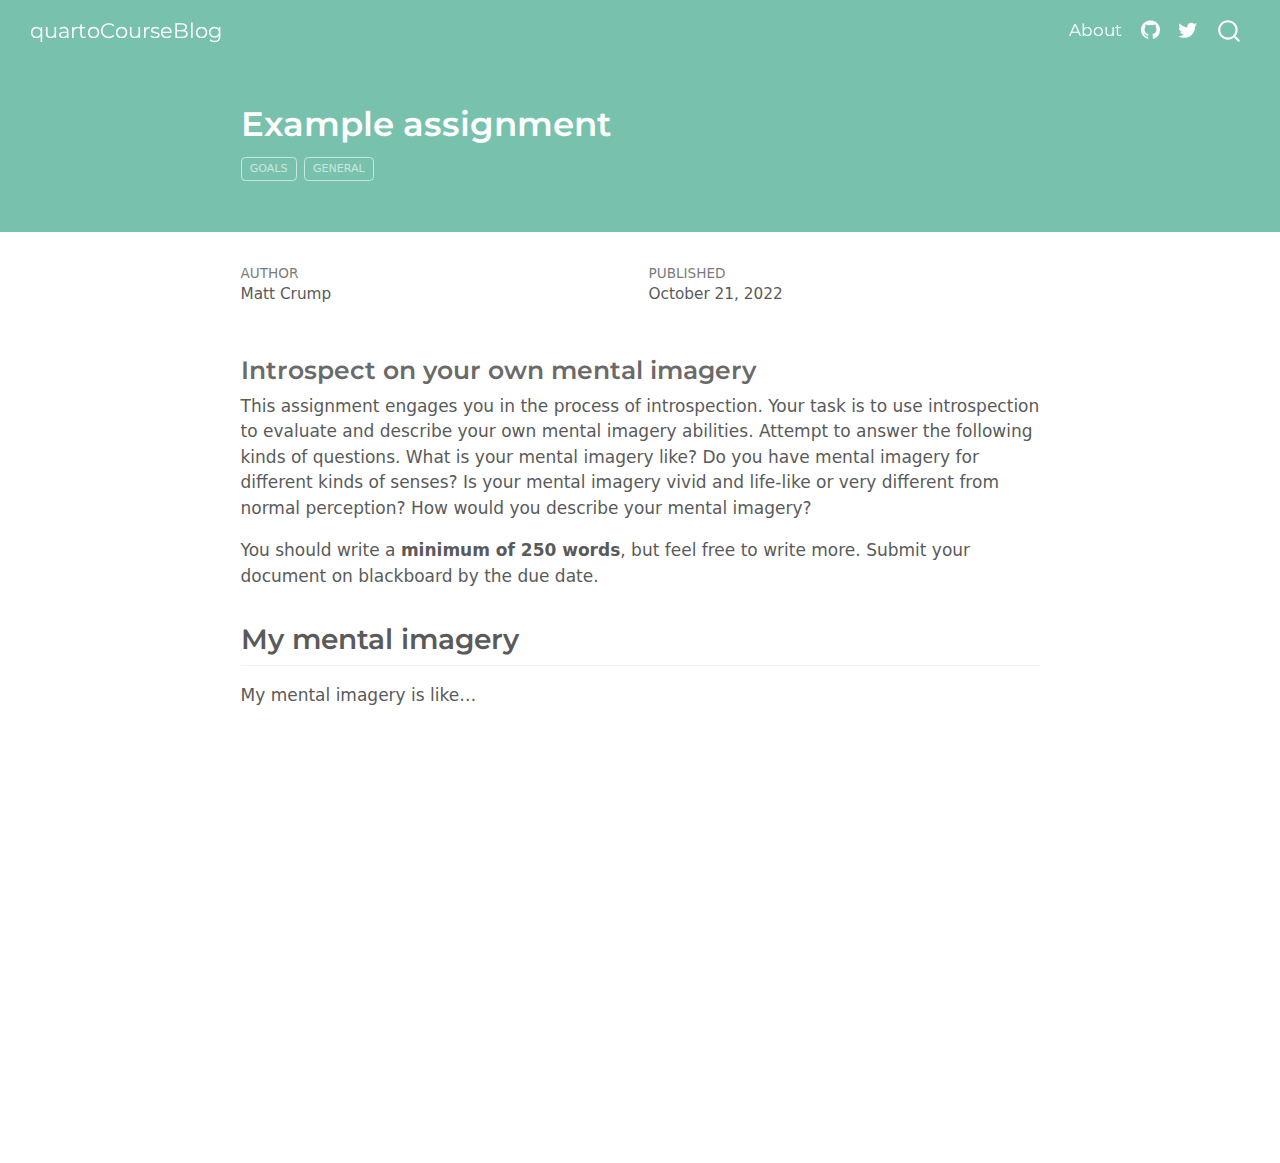
<file: docs/posts/Example_assignment/index.html>
<!DOCTYPE html>
<html xmlns="http://www.w3.org/1999/xhtml" lang="en" xml:lang="en"><head>

<meta charset="utf-8">
<meta name="generator" content="quarto-1.7.29">

<meta name="viewport" content="width=device-width, initial-scale=1.0, user-scalable=yes">

<meta name="author" content="Matt Crump">
<meta name="dcterms.date" content="2022-10-21">

<title>Example assignment – quartoCourseBlog</title>
<style>
code{white-space: pre-wrap;}
span.smallcaps{font-variant: small-caps;}
div.columns{display: flex; gap: min(4vw, 1.5em);}
div.column{flex: auto; overflow-x: auto;}
div.hanging-indent{margin-left: 1.5em; text-indent: -1.5em;}
ul.task-list{list-style: none;}
ul.task-list li input[type="checkbox"] {
  width: 0.8em;
  margin: 0 0.8em 0.2em -1em; /* quarto-specific, see https://github.com/quarto-dev/quarto-cli/issues/4556 */ 
  vertical-align: middle;
}
</style>


<script src="../../site_libs/quarto-nav/quarto-nav.js"></script>
<script src="../../site_libs/quarto-nav/headroom.min.js"></script>
<script src="../../site_libs/clipboard/clipboard.min.js"></script>
<script src="../../site_libs/quarto-search/autocomplete.umd.js"></script>
<script src="../../site_libs/quarto-search/fuse.min.js"></script>
<script src="../../site_libs/quarto-search/quarto-search.js"></script>
<meta name="quarto:offset" content="../../">
<script src="../../site_libs/quarto-html/quarto.js" type="module"></script>
<script src="../../site_libs/quarto-html/tabsets/tabsets.js" type="module"></script>
<script src="../../site_libs/quarto-html/popper.min.js"></script>
<script src="../../site_libs/quarto-html/tippy.umd.min.js"></script>
<script src="../../site_libs/quarto-html/anchor.min.js"></script>
<link href="../../site_libs/quarto-html/tippy.css" rel="stylesheet">
<link href="../../site_libs/quarto-html/quarto-syntax-highlighting-0815c480559380816a4d1ea211a47e91.css" rel="stylesheet" id="quarto-text-highlighting-styles">
<script src="../../site_libs/bootstrap/bootstrap.min.js"></script>
<link href="../../site_libs/bootstrap/bootstrap-icons.css" rel="stylesheet">
<link href="../../site_libs/bootstrap/bootstrap-5a8e8b9f5724df115f1a51278af9f234.min.css" rel="stylesheet" append-hash="true" id="quarto-bootstrap" data-mode="light">
<script id="quarto-search-options" type="application/json">{
  "location": "navbar",
  "copy-button": false,
  "collapse-after": 3,
  "panel-placement": "end",
  "type": "overlay",
  "limit": 50,
  "keyboard-shortcut": [
    "f",
    "/",
    "s"
  ],
  "show-item-context": false,
  "language": {
    "search-no-results-text": "No results",
    "search-matching-documents-text": "matching documents",
    "search-copy-link-title": "Copy link to search",
    "search-hide-matches-text": "Hide additional matches",
    "search-more-match-text": "more match in this document",
    "search-more-matches-text": "more matches in this document",
    "search-clear-button-title": "Clear",
    "search-text-placeholder": "",
    "search-detached-cancel-button-title": "Cancel",
    "search-submit-button-title": "Submit",
    "search-label": "Search"
  }
}</script>


<link rel="stylesheet" href="../../styles.css">
</head>

<body class="nav-fixed fullcontent quarto-light">

<div id="quarto-search-results"></div>
  <header id="quarto-header" class="headroom fixed-top quarto-banner">
    <nav class="navbar navbar-expand-lg " data-bs-theme="dark">
      <div class="navbar-container container-fluid">
      <div class="navbar-brand-container mx-auto">
    <a class="navbar-brand" href="../../index.html">
    <span class="navbar-title">quartoCourseBlog</span>
    </a>
  </div>
            <div id="quarto-search" class="" title="Search"></div>
          <button class="navbar-toggler" type="button" data-bs-toggle="collapse" data-bs-target="#navbarCollapse" aria-controls="navbarCollapse" role="menu" aria-expanded="false" aria-label="Toggle navigation" onclick="if (window.quartoToggleHeadroom) { window.quartoToggleHeadroom(); }">
  <span class="navbar-toggler-icon"></span>
</button>
          <div class="collapse navbar-collapse" id="navbarCollapse">
            <ul class="navbar-nav navbar-nav-scroll ms-auto">
  <li class="nav-item">
    <a class="nav-link" href="../../about.html"> 
<span class="menu-text">About</span></a>
  </li>  
  <li class="nav-item compact">
    <a class="nav-link" href="https://github.com/CrumpLab/quartoCourseBlog"> <i class="bi bi-github" role="img">
</i> 
<span class="menu-text"></span></a>
  </li>  
  <li class="nav-item compact">
    <a class="nav-link" href="https://twitter.com/MattCrumpLab"> <i class="bi bi-twitter" role="img">
</i> 
<span class="menu-text"></span></a>
  </li>  
</ul>
          </div> <!-- /navcollapse -->
            <div class="quarto-navbar-tools">
</div>
      </div> <!-- /container-fluid -->
    </nav>
</header>
<!-- content -->
<header id="title-block-header" class="quarto-title-block default page-columns page-full">
  <div class="quarto-title-banner page-columns page-full">
    <div class="quarto-title column-body">
      <h1 class="title">Example assignment</h1>
                                <div class="quarto-categories">
                <div class="quarto-category">goals</div>
                <div class="quarto-category">general</div>
              </div>
                  </div>
  </div>
    
  
  <div class="quarto-title-meta">

      <div>
      <div class="quarto-title-meta-heading">Author</div>
      <div class="quarto-title-meta-contents">
               <p>Matt Crump </p>
            </div>
    </div>
      
      <div>
      <div class="quarto-title-meta-heading">Published</div>
      <div class="quarto-title-meta-contents">
        <p class="date">October 21, 2022</p>
      </div>
    </div>
    
      
    </div>
    
  
  </header><div id="quarto-content" class="quarto-container page-columns page-rows-contents page-layout-article page-navbar">
<!-- sidebar -->
<!-- margin-sidebar -->
    
<!-- main -->
<main class="content quarto-banner-title-block" id="quarto-document-content">





<section id="introspect-on-your-own-mental-imagery" class="level3">
<h3 class="anchored" data-anchor-id="introspect-on-your-own-mental-imagery">Introspect on your own mental imagery</h3>
<p>This assignment engages you in the process of introspection. Your task is to use introspection to evaluate and describe your own mental imagery abilities. Attempt to answer the following kinds of questions. What is your mental imagery like? Do you have mental imagery for different kinds of senses? Is your mental imagery vivid and life-like or very different from normal perception? How would you describe your mental imagery?</p>
<p>You should write a&nbsp;<strong>minimum of 250 words</strong>, but feel free to write more. Submit your document on blackboard by the due date.</p>
</section>
<section id="my-mental-imagery" class="level2">
<h2 class="anchored" data-anchor-id="my-mental-imagery">My mental imagery</h2>
<p>My mental imagery is like…</p>


</section>

</main> <!-- /main -->
<script id="quarto-html-after-body" type="application/javascript">
  window.document.addEventListener("DOMContentLoaded", function (event) {
    const icon = "";
    const anchorJS = new window.AnchorJS();
    anchorJS.options = {
      placement: 'right',
      icon: icon
    };
    anchorJS.add('.anchored');
    const isCodeAnnotation = (el) => {
      for (const clz of el.classList) {
        if (clz.startsWith('code-annotation-')) {                     
          return true;
        }
      }
      return false;
    }
    const onCopySuccess = function(e) {
      // button target
      const button = e.trigger;
      // don't keep focus
      button.blur();
      // flash "checked"
      button.classList.add('code-copy-button-checked');
      var currentTitle = button.getAttribute("title");
      button.setAttribute("title", "Copied!");
      let tooltip;
      if (window.bootstrap) {
        button.setAttribute("data-bs-toggle", "tooltip");
        button.setAttribute("data-bs-placement", "left");
        button.setAttribute("data-bs-title", "Copied!");
        tooltip = new bootstrap.Tooltip(button, 
          { trigger: "manual", 
            customClass: "code-copy-button-tooltip",
            offset: [0, -8]});
        tooltip.show();    
      }
      setTimeout(function() {
        if (tooltip) {
          tooltip.hide();
          button.removeAttribute("data-bs-title");
          button.removeAttribute("data-bs-toggle");
          button.removeAttribute("data-bs-placement");
        }
        button.setAttribute("title", currentTitle);
        button.classList.remove('code-copy-button-checked');
      }, 1000);
      // clear code selection
      e.clearSelection();
    }
    const getTextToCopy = function(trigger) {
        const codeEl = trigger.previousElementSibling.cloneNode(true);
        for (const childEl of codeEl.children) {
          if (isCodeAnnotation(childEl)) {
            childEl.remove();
          }
        }
        return codeEl.innerText;
    }
    const clipboard = new window.ClipboardJS('.code-copy-button:not([data-in-quarto-modal])', {
      text: getTextToCopy
    });
    clipboard.on('success', onCopySuccess);
    if (window.document.getElementById('quarto-embedded-source-code-modal')) {
      const clipboardModal = new window.ClipboardJS('.code-copy-button[data-in-quarto-modal]', {
        text: getTextToCopy,
        container: window.document.getElementById('quarto-embedded-source-code-modal')
      });
      clipboardModal.on('success', onCopySuccess);
    }
      var localhostRegex = new RegExp(/^(?:http|https):\/\/localhost\:?[0-9]*\//);
      var mailtoRegex = new RegExp(/^mailto:/);
        var filterRegex = new RegExp('/' + window.location.host + '/');
      var isInternal = (href) => {
          return filterRegex.test(href) || localhostRegex.test(href) || mailtoRegex.test(href);
      }
      // Inspect non-navigation links and adorn them if external
     var links = window.document.querySelectorAll('a[href]:not(.nav-link):not(.navbar-brand):not(.toc-action):not(.sidebar-link):not(.sidebar-item-toggle):not(.pagination-link):not(.no-external):not([aria-hidden]):not(.dropdown-item):not(.quarto-navigation-tool):not(.about-link)');
      for (var i=0; i<links.length; i++) {
        const link = links[i];
        if (!isInternal(link.href)) {
          // undo the damage that might have been done by quarto-nav.js in the case of
          // links that we want to consider external
          if (link.dataset.originalHref !== undefined) {
            link.href = link.dataset.originalHref;
          }
        }
      }
    function tippyHover(el, contentFn, onTriggerFn, onUntriggerFn) {
      const config = {
        allowHTML: true,
        maxWidth: 500,
        delay: 100,
        arrow: false,
        appendTo: function(el) {
            return el.parentElement;
        },
        interactive: true,
        interactiveBorder: 10,
        theme: 'quarto',
        placement: 'bottom-start',
      };
      if (contentFn) {
        config.content = contentFn;
      }
      if (onTriggerFn) {
        config.onTrigger = onTriggerFn;
      }
      if (onUntriggerFn) {
        config.onUntrigger = onUntriggerFn;
      }
      window.tippy(el, config); 
    }
    const noterefs = window.document.querySelectorAll('a[role="doc-noteref"]');
    for (var i=0; i<noterefs.length; i++) {
      const ref = noterefs[i];
      tippyHover(ref, function() {
        // use id or data attribute instead here
        let href = ref.getAttribute('data-footnote-href') || ref.getAttribute('href');
        try { href = new URL(href).hash; } catch {}
        const id = href.replace(/^#\/?/, "");
        const note = window.document.getElementById(id);
        if (note) {
          return note.innerHTML;
        } else {
          return "";
        }
      });
    }
    const xrefs = window.document.querySelectorAll('a.quarto-xref');
    const processXRef = (id, note) => {
      // Strip column container classes
      const stripColumnClz = (el) => {
        el.classList.remove("page-full", "page-columns");
        if (el.children) {
          for (const child of el.children) {
            stripColumnClz(child);
          }
        }
      }
      stripColumnClz(note)
      if (id === null || id.startsWith('sec-')) {
        // Special case sections, only their first couple elements
        const container = document.createElement("div");
        if (note.children && note.children.length > 2) {
          container.appendChild(note.children[0].cloneNode(true));
          for (let i = 1; i < note.children.length; i++) {
            const child = note.children[i];
            if (child.tagName === "P" && child.innerText === "") {
              continue;
            } else {
              container.appendChild(child.cloneNode(true));
              break;
            }
          }
          if (window.Quarto?.typesetMath) {
            window.Quarto.typesetMath(container);
          }
          return container.innerHTML
        } else {
          if (window.Quarto?.typesetMath) {
            window.Quarto.typesetMath(note);
          }
          return note.innerHTML;
        }
      } else {
        // Remove any anchor links if they are present
        const anchorLink = note.querySelector('a.anchorjs-link');
        if (anchorLink) {
          anchorLink.remove();
        }
        if (window.Quarto?.typesetMath) {
          window.Quarto.typesetMath(note);
        }
        if (note.classList.contains("callout")) {
          return note.outerHTML;
        } else {
          return note.innerHTML;
        }
      }
    }
    for (var i=0; i<xrefs.length; i++) {
      const xref = xrefs[i];
      tippyHover(xref, undefined, function(instance) {
        instance.disable();
        let url = xref.getAttribute('href');
        let hash = undefined; 
        if (url.startsWith('#')) {
          hash = url;
        } else {
          try { hash = new URL(url).hash; } catch {}
        }
        if (hash) {
          const id = hash.replace(/^#\/?/, "");
          const note = window.document.getElementById(id);
          if (note !== null) {
            try {
              const html = processXRef(id, note.cloneNode(true));
              instance.setContent(html);
            } finally {
              instance.enable();
              instance.show();
            }
          } else {
            // See if we can fetch this
            fetch(url.split('#')[0])
            .then(res => res.text())
            .then(html => {
              const parser = new DOMParser();
              const htmlDoc = parser.parseFromString(html, "text/html");
              const note = htmlDoc.getElementById(id);
              if (note !== null) {
                const html = processXRef(id, note);
                instance.setContent(html);
              } 
            }).finally(() => {
              instance.enable();
              instance.show();
            });
          }
        } else {
          // See if we can fetch a full url (with no hash to target)
          // This is a special case and we should probably do some content thinning / targeting
          fetch(url)
          .then(res => res.text())
          .then(html => {
            const parser = new DOMParser();
            const htmlDoc = parser.parseFromString(html, "text/html");
            const note = htmlDoc.querySelector('main.content');
            if (note !== null) {
              // This should only happen for chapter cross references
              // (since there is no id in the URL)
              // remove the first header
              if (note.children.length > 0 && note.children[0].tagName === "HEADER") {
                note.children[0].remove();
              }
              const html = processXRef(null, note);
              instance.setContent(html);
            } 
          }).finally(() => {
            instance.enable();
            instance.show();
          });
        }
      }, function(instance) {
      });
    }
        let selectedAnnoteEl;
        const selectorForAnnotation = ( cell, annotation) => {
          let cellAttr = 'data-code-cell="' + cell + '"';
          let lineAttr = 'data-code-annotation="' +  annotation + '"';
          const selector = 'span[' + cellAttr + '][' + lineAttr + ']';
          return selector;
        }
        const selectCodeLines = (annoteEl) => {
          const doc = window.document;
          const targetCell = annoteEl.getAttribute("data-target-cell");
          const targetAnnotation = annoteEl.getAttribute("data-target-annotation");
          const annoteSpan = window.document.querySelector(selectorForAnnotation(targetCell, targetAnnotation));
          const lines = annoteSpan.getAttribute("data-code-lines").split(",");
          const lineIds = lines.map((line) => {
            return targetCell + "-" + line;
          })
          let top = null;
          let height = null;
          let parent = null;
          if (lineIds.length > 0) {
              //compute the position of the single el (top and bottom and make a div)
              const el = window.document.getElementById(lineIds[0]);
              top = el.offsetTop;
              height = el.offsetHeight;
              parent = el.parentElement.parentElement;
            if (lineIds.length > 1) {
              const lastEl = window.document.getElementById(lineIds[lineIds.length - 1]);
              const bottom = lastEl.offsetTop + lastEl.offsetHeight;
              height = bottom - top;
            }
            if (top !== null && height !== null && parent !== null) {
              // cook up a div (if necessary) and position it 
              let div = window.document.getElementById("code-annotation-line-highlight");
              if (div === null) {
                div = window.document.createElement("div");
                div.setAttribute("id", "code-annotation-line-highlight");
                div.style.position = 'absolute';
                parent.appendChild(div);
              }
              div.style.top = top - 2 + "px";
              div.style.height = height + 4 + "px";
              div.style.left = 0;
              let gutterDiv = window.document.getElementById("code-annotation-line-highlight-gutter");
              if (gutterDiv === null) {
                gutterDiv = window.document.createElement("div");
                gutterDiv.setAttribute("id", "code-annotation-line-highlight-gutter");
                gutterDiv.style.position = 'absolute';
                const codeCell = window.document.getElementById(targetCell);
                const gutter = codeCell.querySelector('.code-annotation-gutter');
                gutter.appendChild(gutterDiv);
              }
              gutterDiv.style.top = top - 2 + "px";
              gutterDiv.style.height = height + 4 + "px";
            }
            selectedAnnoteEl = annoteEl;
          }
        };
        const unselectCodeLines = () => {
          const elementsIds = ["code-annotation-line-highlight", "code-annotation-line-highlight-gutter"];
          elementsIds.forEach((elId) => {
            const div = window.document.getElementById(elId);
            if (div) {
              div.remove();
            }
          });
          selectedAnnoteEl = undefined;
        };
          // Handle positioning of the toggle
      window.addEventListener(
        "resize",
        throttle(() => {
          elRect = undefined;
          if (selectedAnnoteEl) {
            selectCodeLines(selectedAnnoteEl);
          }
        }, 10)
      );
      function throttle(fn, ms) {
      let throttle = false;
      let timer;
        return (...args) => {
          if(!throttle) { // first call gets through
              fn.apply(this, args);
              throttle = true;
          } else { // all the others get throttled
              if(timer) clearTimeout(timer); // cancel #2
              timer = setTimeout(() => {
                fn.apply(this, args);
                timer = throttle = false;
              }, ms);
          }
        };
      }
        // Attach click handler to the DT
        const annoteDls = window.document.querySelectorAll('dt[data-target-cell]');
        for (const annoteDlNode of annoteDls) {
          annoteDlNode.addEventListener('click', (event) => {
            const clickedEl = event.target;
            if (clickedEl !== selectedAnnoteEl) {
              unselectCodeLines();
              const activeEl = window.document.querySelector('dt[data-target-cell].code-annotation-active');
              if (activeEl) {
                activeEl.classList.remove('code-annotation-active');
              }
              selectCodeLines(clickedEl);
              clickedEl.classList.add('code-annotation-active');
            } else {
              // Unselect the line
              unselectCodeLines();
              clickedEl.classList.remove('code-annotation-active');
            }
          });
        }
    const findCites = (el) => {
      const parentEl = el.parentElement;
      if (parentEl) {
        const cites = parentEl.dataset.cites;
        if (cites) {
          return {
            el,
            cites: cites.split(' ')
          };
        } else {
          return findCites(el.parentElement)
        }
      } else {
        return undefined;
      }
    };
    var bibliorefs = window.document.querySelectorAll('a[role="doc-biblioref"]');
    for (var i=0; i<bibliorefs.length; i++) {
      const ref = bibliorefs[i];
      const citeInfo = findCites(ref);
      if (citeInfo) {
        tippyHover(citeInfo.el, function() {
          var popup = window.document.createElement('div');
          citeInfo.cites.forEach(function(cite) {
            var citeDiv = window.document.createElement('div');
            citeDiv.classList.add('hanging-indent');
            citeDiv.classList.add('csl-entry');
            var biblioDiv = window.document.getElementById('ref-' + cite);
            if (biblioDiv) {
              citeDiv.innerHTML = biblioDiv.innerHTML;
            }
            popup.appendChild(citeDiv);
          });
          return popup.innerHTML;
        });
      }
    }
  });
  </script>
</div> <!-- /content -->




</body></html>
</file>
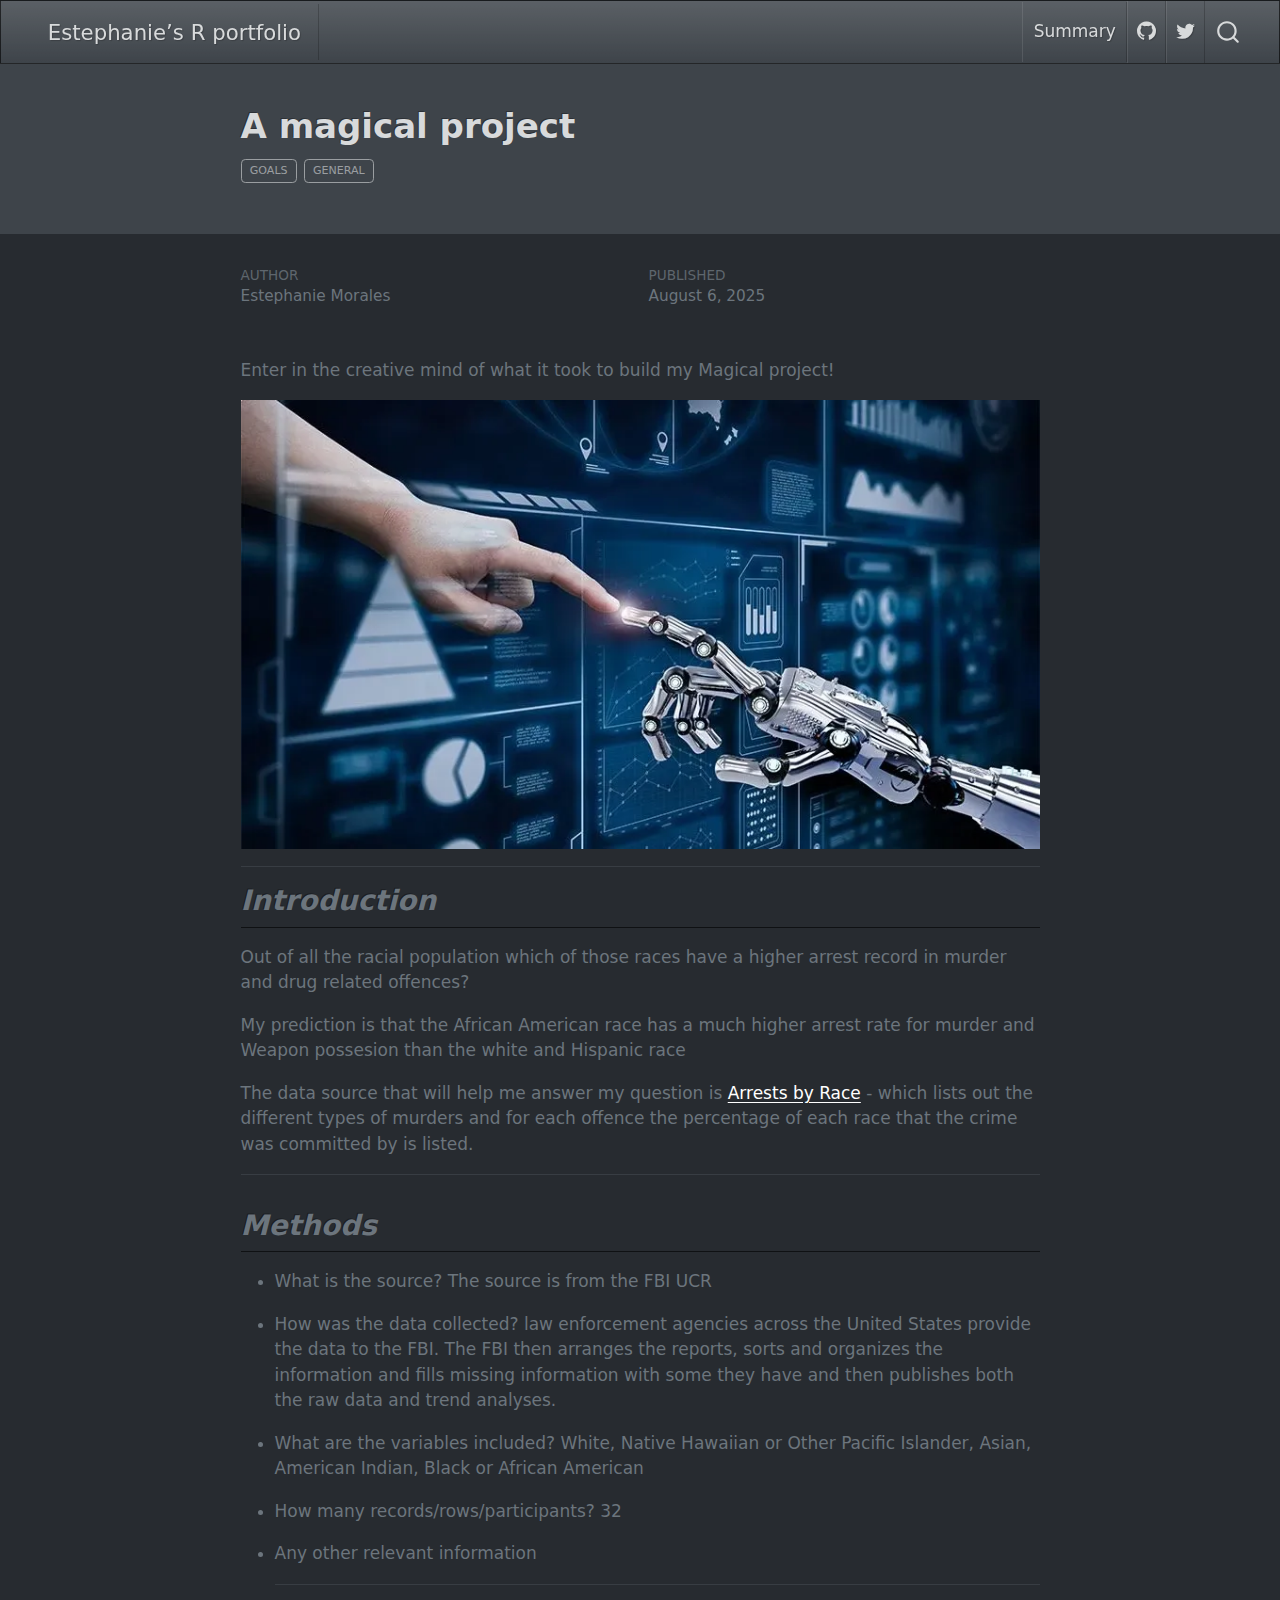
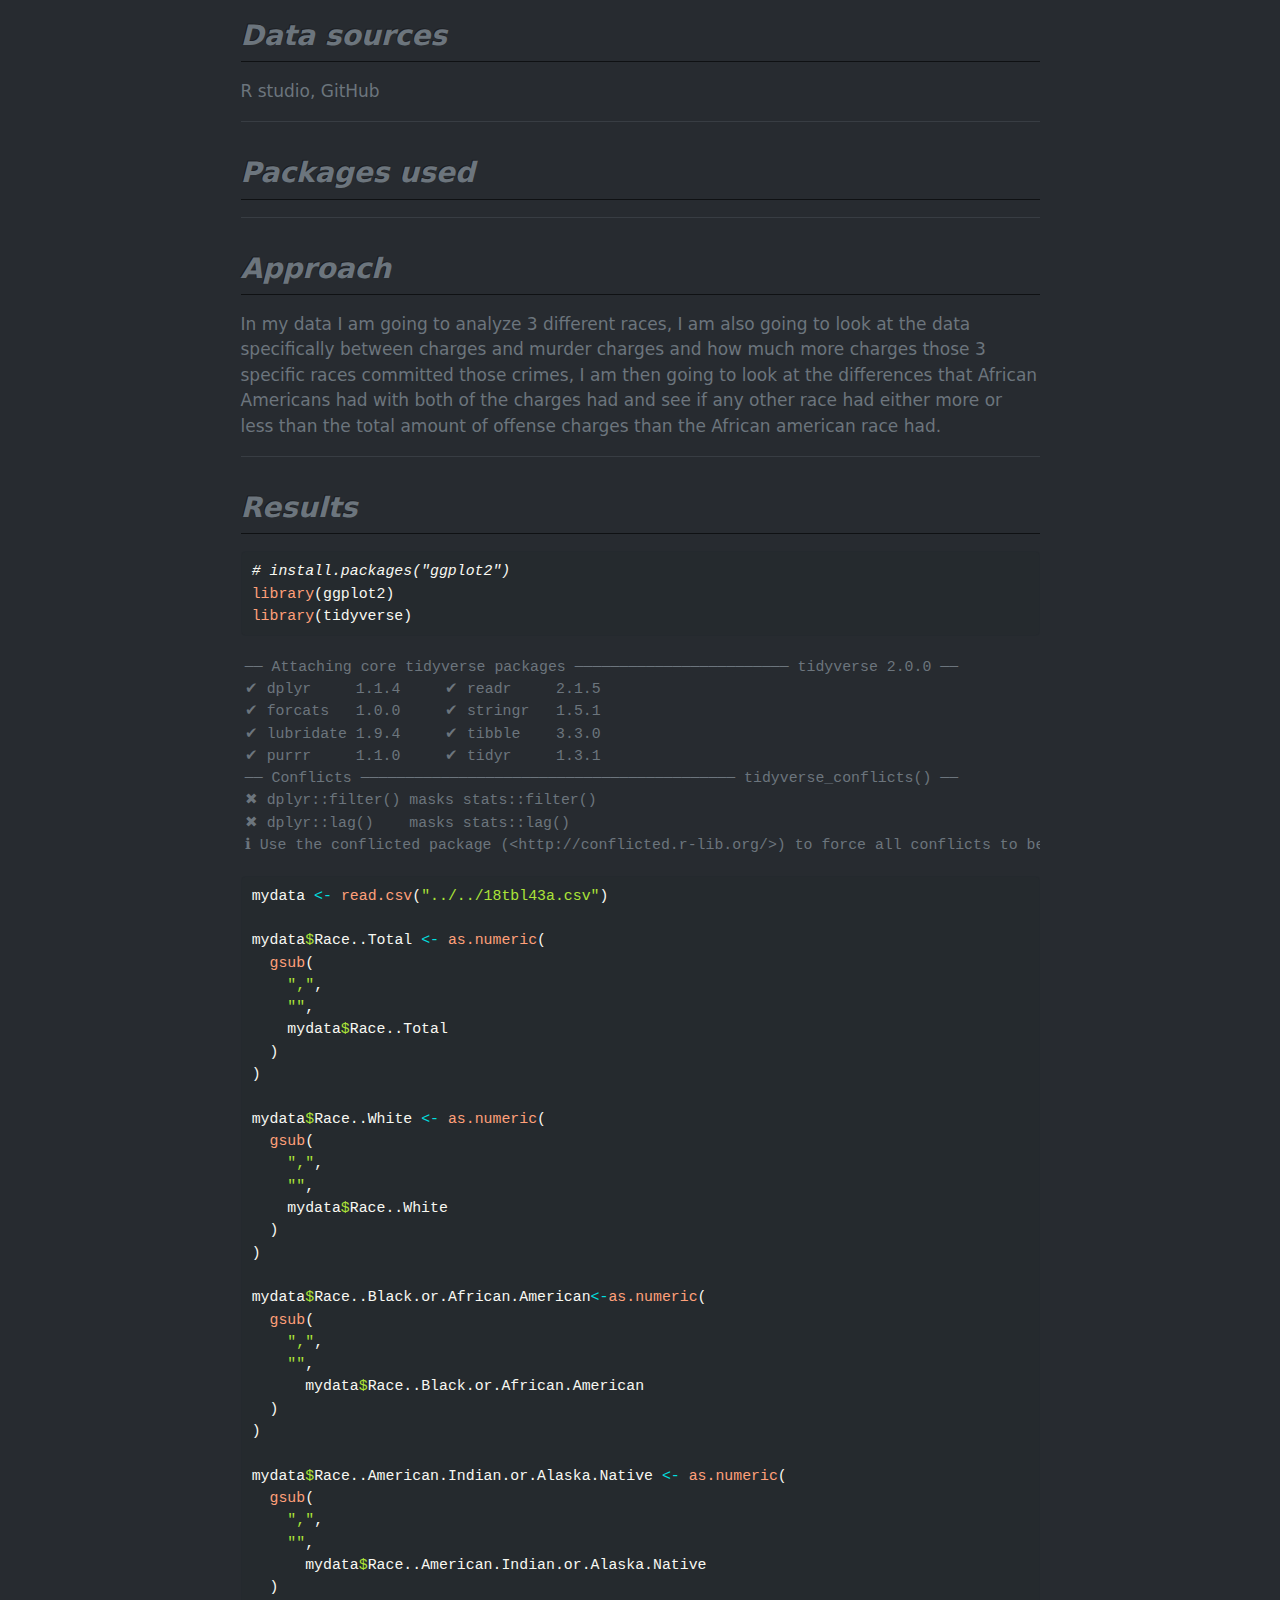
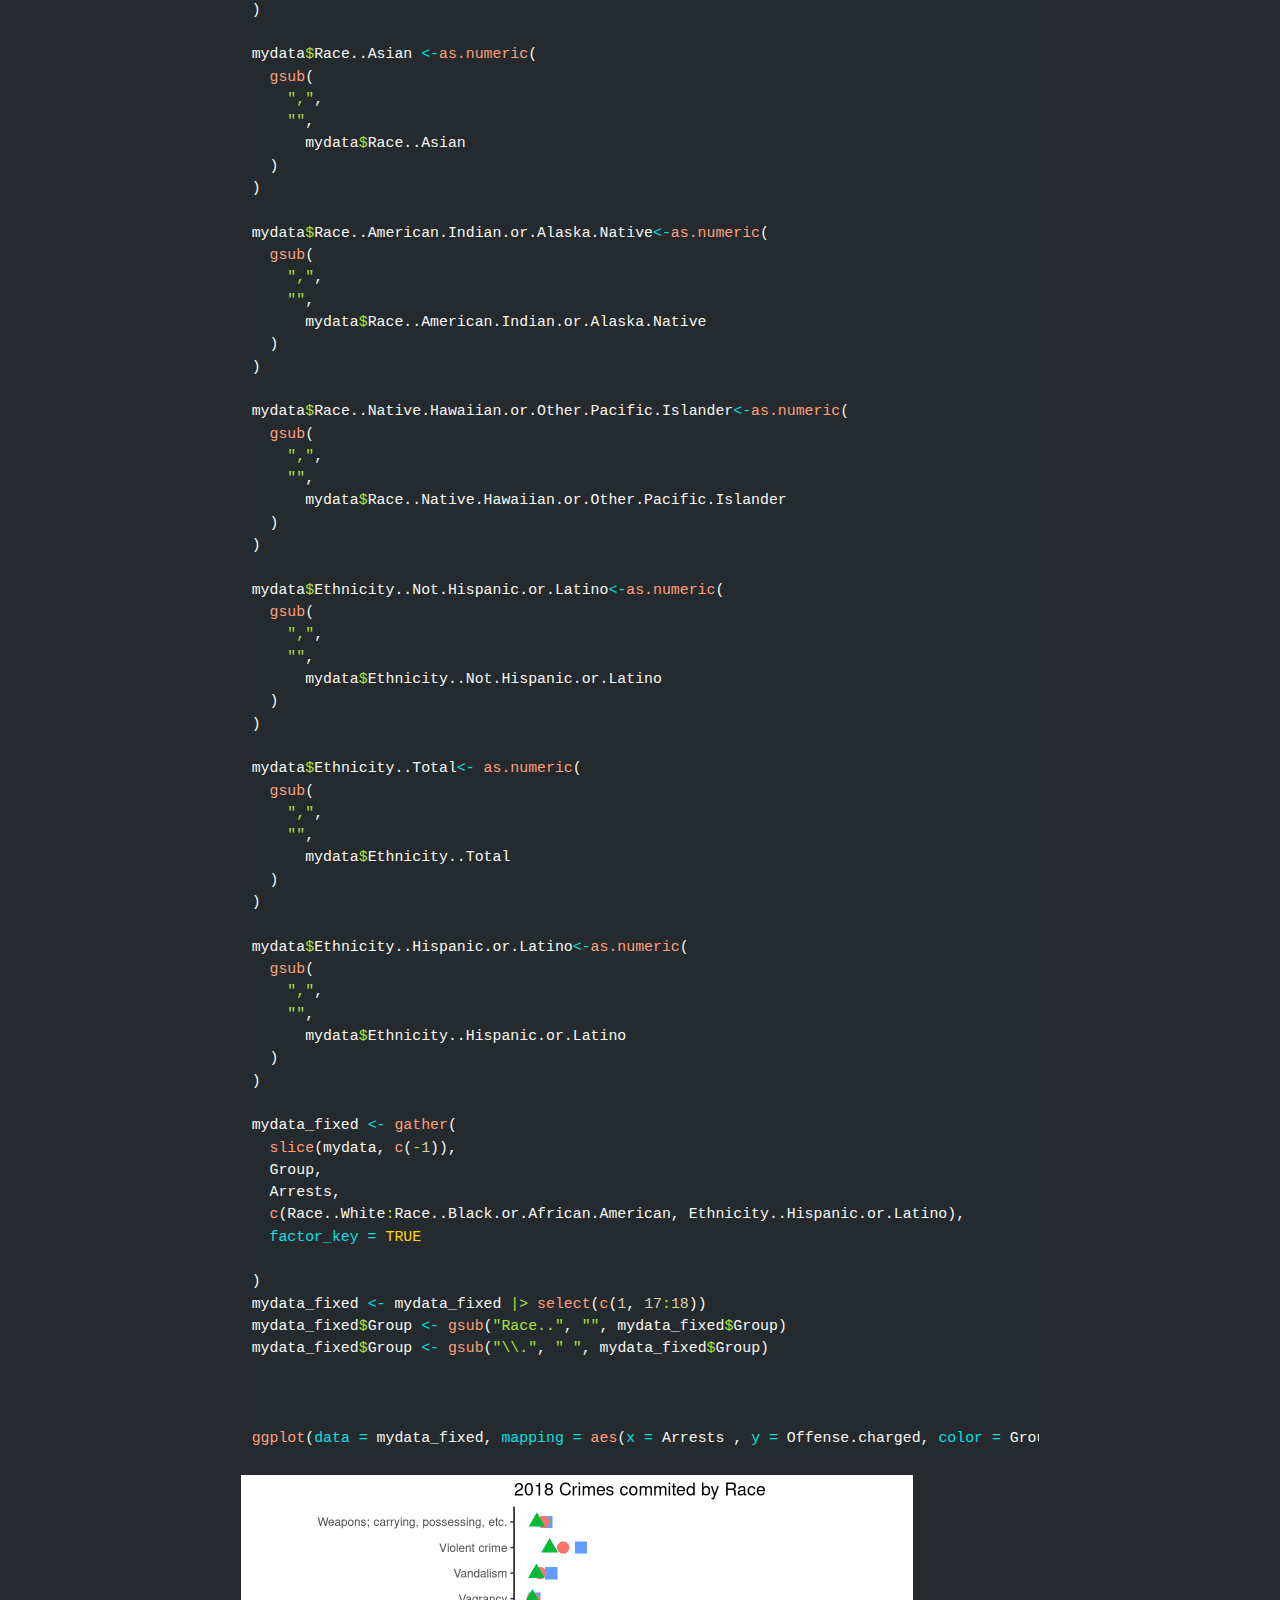
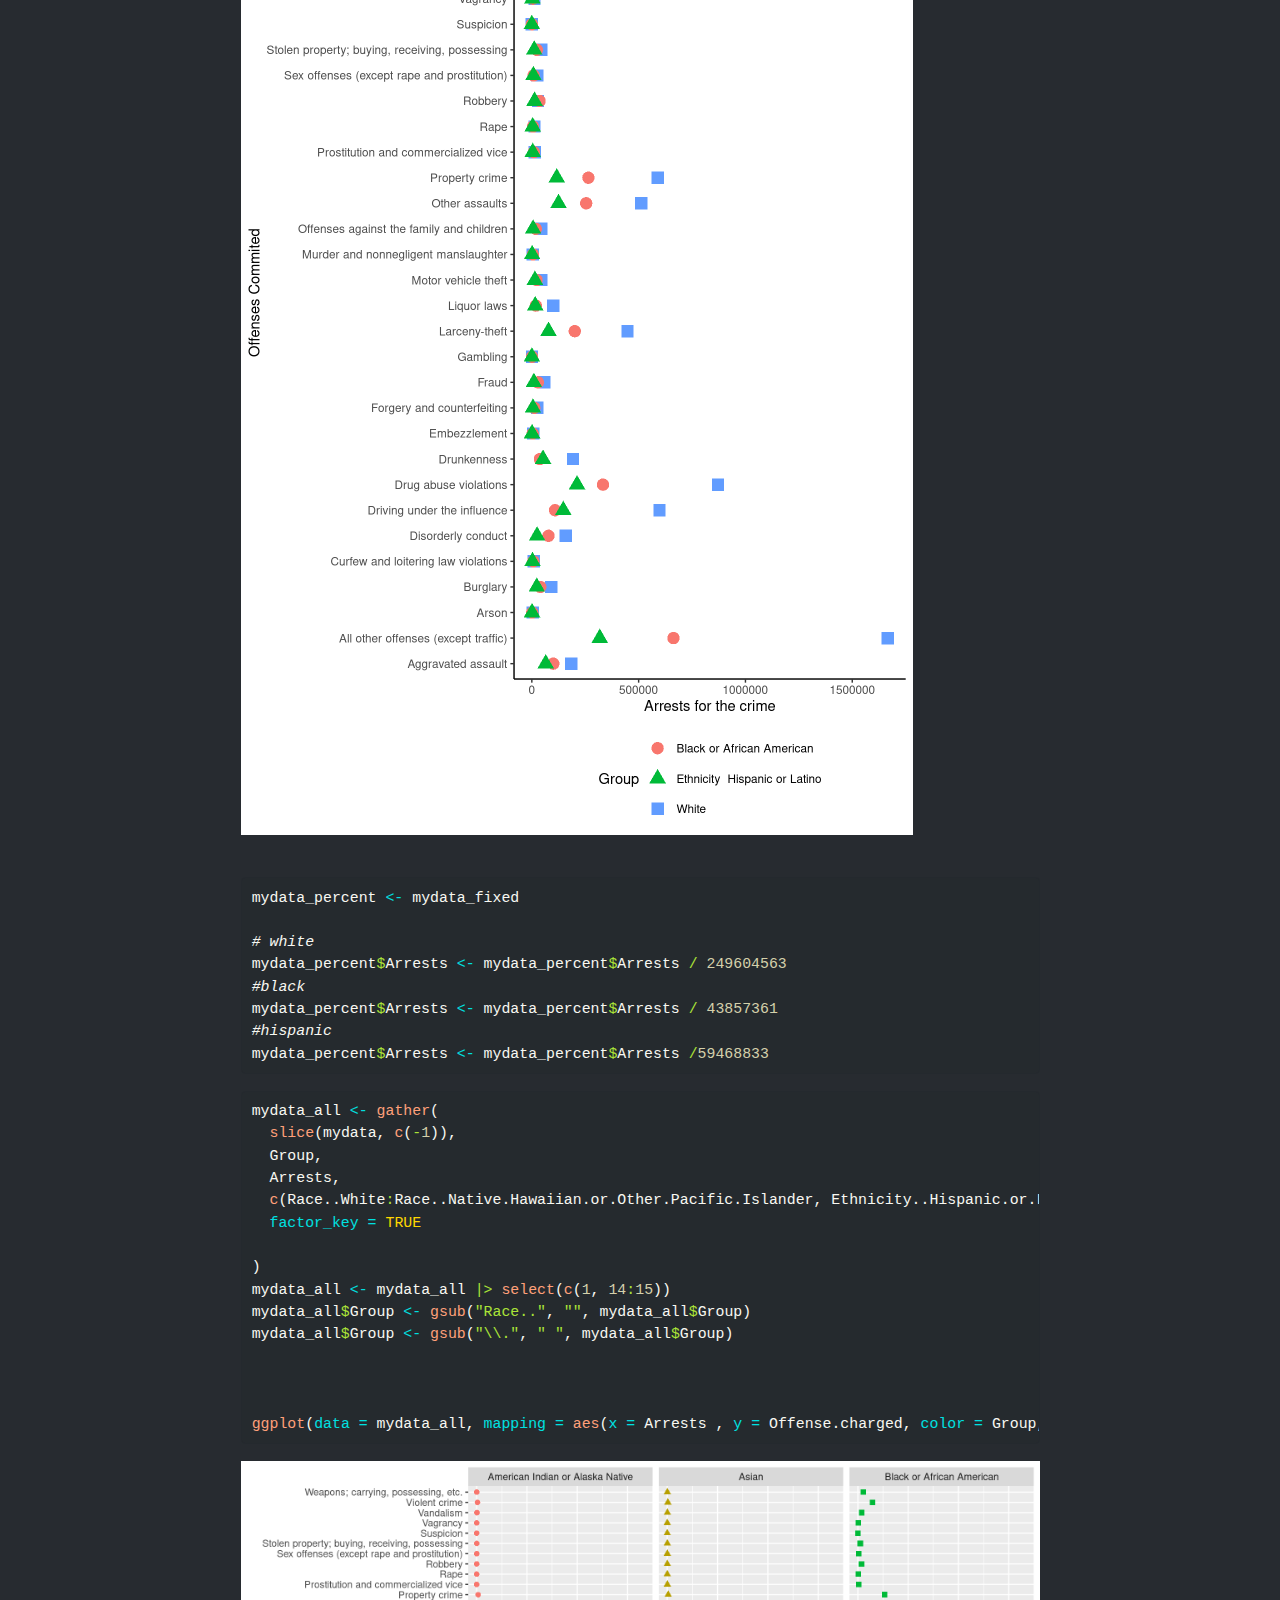
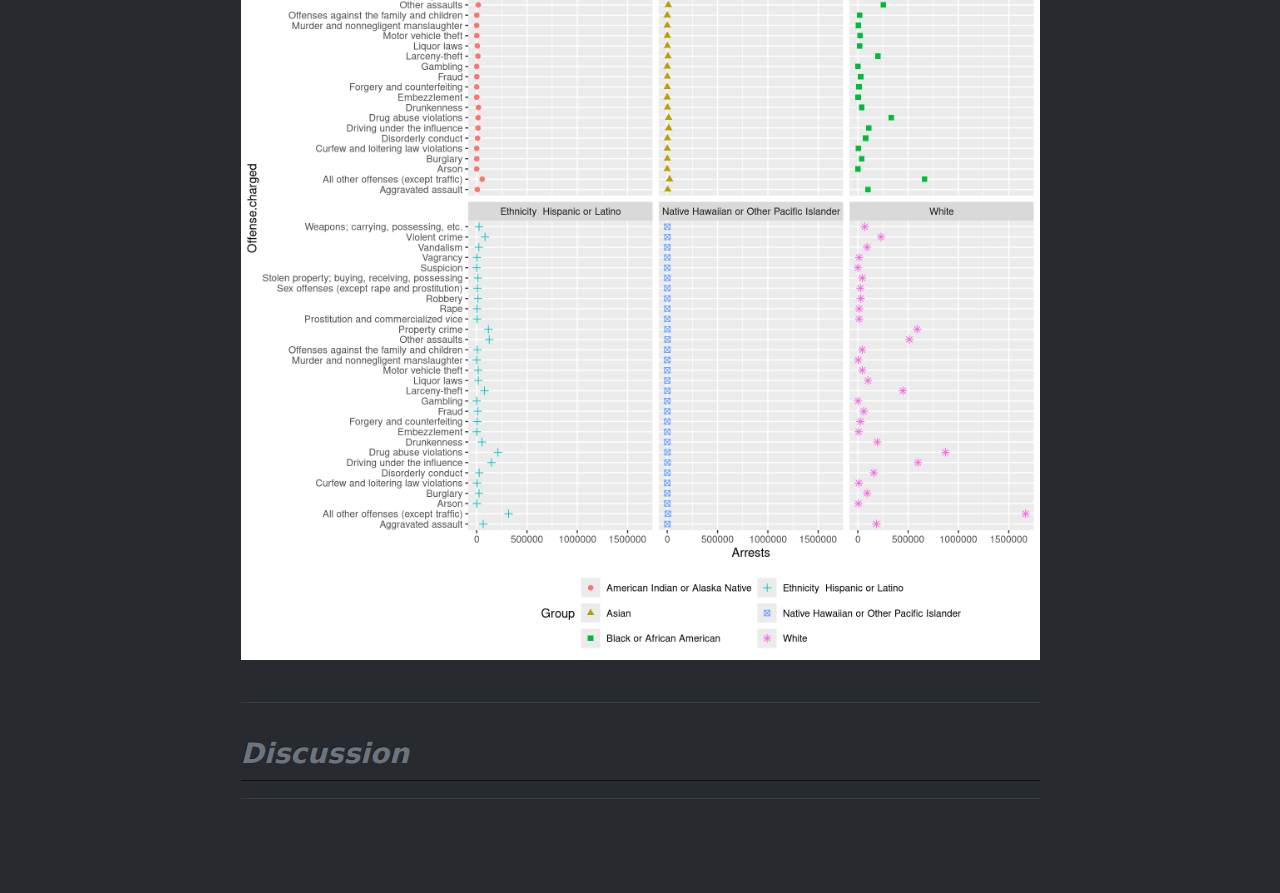
<file: docs/posts/my_first_post/index.html>
<!DOCTYPE html>
<html xmlns="http://www.w3.org/1999/xhtml" lang="en" xml:lang="en"><head>

<meta charset="utf-8">
<meta name="generator" content="quarto-1.7.29">

<meta name="viewport" content="width=device-width, initial-scale=1.0, user-scalable=yes">

<meta name="author" content="Estephanie Morales">
<meta name="dcterms.date" content="2025-08-06">

<title>A magical project – Estephanie’s R portfolio</title>
<style>
code{white-space: pre-wrap;}
span.smallcaps{font-variant: small-caps;}
div.columns{display: flex; gap: min(4vw, 1.5em);}
div.column{flex: auto; overflow-x: auto;}
div.hanging-indent{margin-left: 1.5em; text-indent: -1.5em;}
ul.task-list{list-style: none;}
ul.task-list li input[type="checkbox"] {
  width: 0.8em;
  margin: 0 0.8em 0.2em -1em; /* quarto-specific, see https://github.com/quarto-dev/quarto-cli/issues/4556 */ 
  vertical-align: middle;
}
/* CSS for syntax highlighting */
html { -webkit-text-size-adjust: 100%; }
pre > code.sourceCode { white-space: pre; position: relative; }
pre > code.sourceCode > span { display: inline-block; line-height: 1.25; }
pre > code.sourceCode > span:empty { height: 1.2em; }
.sourceCode { overflow: visible; }
code.sourceCode > span { color: inherit; text-decoration: inherit; }
div.sourceCode { margin: 1em 0; }
pre.sourceCode { margin: 0; }
@media screen {
div.sourceCode { overflow: auto; }
}
@media print {
pre > code.sourceCode { white-space: pre-wrap; }
pre > code.sourceCode > span { text-indent: -5em; padding-left: 5em; }
}
pre.numberSource code
  { counter-reset: source-line 0; }
pre.numberSource code > span
  { position: relative; left: -4em; counter-increment: source-line; }
pre.numberSource code > span > a:first-child::before
  { content: counter(source-line);
    position: relative; left: -1em; text-align: right; vertical-align: baseline;
    border: none; display: inline-block;
    -webkit-touch-callout: none; -webkit-user-select: none;
    -khtml-user-select: none; -moz-user-select: none;
    -ms-user-select: none; user-select: none;
    padding: 0 4px; width: 4em;
  }
pre.numberSource { margin-left: 3em;  padding-left: 4px; }
div.sourceCode
  {   }
@media screen {
pre > code.sourceCode > span > a:first-child::before { text-decoration: underline; }
}
</style>


<script src="../../site_libs/quarto-nav/quarto-nav.js"></script>
<script src="../../site_libs/quarto-nav/headroom.min.js"></script>
<script src="../../site_libs/clipboard/clipboard.min.js"></script>
<script src="../../site_libs/quarto-search/autocomplete.umd.js"></script>
<script src="../../site_libs/quarto-search/fuse.min.js"></script>
<script src="../../site_libs/quarto-search/quarto-search.js"></script>
<meta name="quarto:offset" content="../../">
<script src="../../site_libs/quarto-html/quarto.js" type="module"></script>
<script src="../../site_libs/quarto-html/tabsets/tabsets.js" type="module"></script>
<script src="../../site_libs/quarto-html/popper.min.js"></script>
<script src="../../site_libs/quarto-html/tippy.umd.min.js"></script>
<script src="../../site_libs/quarto-html/anchor.min.js"></script>
<link href="../../site_libs/quarto-html/tippy.css" rel="stylesheet">
<link href="../../site_libs/quarto-html/quarto-syntax-highlighting-dark-748b535e376f14d4692bf2b2e5fd6380.css" rel="stylesheet" id="quarto-text-highlighting-styles">
<script src="../../site_libs/bootstrap/bootstrap.min.js"></script>
<link href="../../site_libs/bootstrap/bootstrap-icons.css" rel="stylesheet">
<link href="../../site_libs/bootstrap/bootstrap-bd41dbcbde8f74214d3b9806be04bade.min.css" rel="stylesheet" append-hash="true" id="quarto-bootstrap" data-mode="dark">
<script id="quarto-search-options" type="application/json">{
  "location": "navbar",
  "copy-button": false,
  "collapse-after": 3,
  "panel-placement": "end",
  "type": "overlay",
  "limit": 50,
  "keyboard-shortcut": [
    "f",
    "/",
    "s"
  ],
  "show-item-context": false,
  "language": {
    "search-no-results-text": "No results",
    "search-matching-documents-text": "matching documents",
    "search-copy-link-title": "Copy link to search",
    "search-hide-matches-text": "Hide additional matches",
    "search-more-match-text": "more match in this document",
    "search-more-matches-text": "more matches in this document",
    "search-clear-button-title": "Clear",
    "search-text-placeholder": "",
    "search-detached-cancel-button-title": "Cancel",
    "search-submit-button-title": "Submit",
    "search-label": "Search"
  }
}</script>


<link rel="stylesheet" href="../../styles.css">
</head>

<body class="nav-fixed fullcontent quarto-light">

<div id="quarto-search-results"></div>
  <header id="quarto-header" class="headroom fixed-top quarto-banner">
    <nav class="navbar navbar-expand-lg " data-bs-theme="dark">
      <div class="navbar-container container-fluid">
      <div class="navbar-brand-container mx-auto">
    <a class="navbar-brand" href="../../index.html">
    <span class="navbar-title">Estephanie’s R portfolio</span>
    </a>
  </div>
            <div id="quarto-search" class="" title="Search"></div>
          <button class="navbar-toggler" type="button" data-bs-toggle="collapse" data-bs-target="#navbarCollapse" aria-controls="navbarCollapse" role="menu" aria-expanded="false" aria-label="Toggle navigation" onclick="if (window.quartoToggleHeadroom) { window.quartoToggleHeadroom(); }">
  <span class="navbar-toggler-icon"></span>
</button>
          <div class="collapse navbar-collapse" id="navbarCollapse">
            <ul class="navbar-nav navbar-nav-scroll ms-auto">
  <li class="nav-item">
    <a class="nav-link" href="../../about.html"> 
<span class="menu-text">Summary</span></a>
  </li>  
  <li class="nav-item compact">
    <a class="nav-link" href="https://github.com/emorales65/first_ever_blog.git"> <i class="bi bi-github" role="img">
</i> 
<span class="menu-text"></span></a>
  </li>  
  <li class="nav-item compact">
    <a class="nav-link" href="https://twitter.com/MattCrumpLab"> <i class="bi bi-twitter" role="img">
</i> 
<span class="menu-text"></span></a>
  </li>  
</ul>
          </div> <!-- /navcollapse -->
            <div class="quarto-navbar-tools">
</div>
      </div> <!-- /container-fluid -->
    </nav>
</header>
<!-- content -->
<header id="title-block-header" class="quarto-title-block default page-columns page-full">
  <div class="quarto-title-banner page-columns page-full">
    <div class="quarto-title column-body">
      <h1 class="title">A magical project</h1>
                                <div class="quarto-categories">
                <div class="quarto-category">goals</div>
                <div class="quarto-category">general</div>
              </div>
                  </div>
  </div>
    
  
  <div class="quarto-title-meta">

      <div>
      <div class="quarto-title-meta-heading">Author</div>
      <div class="quarto-title-meta-contents">
               <p>Estephanie Morales </p>
            </div>
    </div>
      
      <div>
      <div class="quarto-title-meta-heading">Published</div>
      <div class="quarto-title-meta-contents">
        <p class="date">August 6, 2025</p>
      </div>
    </div>
    
      
    </div>
    
  
  </header><div id="quarto-content" class="quarto-container page-columns page-rows-contents page-layout-article page-navbar">
<!-- sidebar -->
<!-- margin-sidebar -->
    
<!-- main -->
<main class="content quarto-banner-title-block" id="quarto-document-content">





<p>Enter in the creative mind of what it took to build my Magical project!</p>
<p><img src="tech-jobs-in-India--1--9.webp" class="img-fluid"></p>
<hr>
<section id="sec-intro" class="level2">
<h2 class="anchored" data-anchor-id="sec-intro"><em>Introduction</em></h2>
<p>Out of all the racial&nbsp;population which of those races have a higher arrest record in murder and drug related offences?&nbsp;</p>
<p>My prediction is that the African American race has a much higher arrest rate for murder and Weapon possesion than the white and Hispanic race</p>
<p>The data source that will help me answer my question is <a href="https://www.kaggle.com/datasets/rishidamarla/arrests-by-race/data">Arrests by Race</a> - which lists out the different types of murders and for each offence the percentage of each race that the crime was committed by is listed.</p>
<hr>
</section>
<section id="sec-methods" class="level2">
<h2 class="anchored" data-anchor-id="sec-methods"><em>Methods</em></h2>
<ul>
<li>What is the source? The source is from the FBI UCR&nbsp;</li>
</ul>
<!-- -->
<ul>
<li>How was the data collected? law enforcement agencies across the United States provide the data to the FBI. The FBI then arranges the reports, sorts and organizes the information and fills missing information with some they have&nbsp;and then publishes both the raw data and trend analyses.&nbsp; &nbsp;</li>
</ul>
<!-- -->
<ul>
<li>What are the variables included?&nbsp;White, Native Hawaiian or Other Pacific Islander, Asian, American Indian, Black or African American</li>
</ul>
<!-- -->
<ul>
<li>How many records/rows/participants? 32 &nbsp;</li>
</ul>
<!-- -->
<ul>
<li><p>Any other relevant information&nbsp;&nbsp;</p>
<hr></li>
</ul>
</section>
<section id="data-sources" class="level2">
<h2 class="anchored" data-anchor-id="data-sources"><em>Data sources</em></h2>
<p>R studio, GitHub</p>
<hr>
</section>
<section id="packages-used" class="level2">
<h2 class="anchored" data-anchor-id="packages-used"><em>Packages used</em></h2>
<hr>
</section>
<section id="approach" class="level2">
<h2 class="anchored" data-anchor-id="approach"><em>Approach</em></h2>
<p>In my data I am going to analyze 3 different races, I am also going to look at the data specifically between charges and murder charges and how much more charges those 3 specific races committed those crimes, I am then going to look at the differences that African Americans had with both of the charges had and see if any other race had either more or less than the total amount of offense charges than the African american race had.</p>
<hr>
</section>
<section id="results" class="level2">
<h2 class="anchored" data-anchor-id="results"><em>Results</em></h2>
<div class="cell">
<div class="sourceCode cell-code" id="cb1"><pre class="sourceCode r code-with-copy"><code class="sourceCode r"><span id="cb1-1"><a href="#cb1-1" aria-hidden="true" tabindex="-1"></a><span class="co"># install.packages("ggplot2")</span></span>
<span id="cb1-2"><a href="#cb1-2" aria-hidden="true" tabindex="-1"></a><span class="fu">library</span>(ggplot2)</span>
<span id="cb1-3"><a href="#cb1-3" aria-hidden="true" tabindex="-1"></a><span class="fu">library</span>(tidyverse)</span></code><button title="Copy to Clipboard" class="code-copy-button"><i class="bi"></i></button></pre></div>
<div class="cell-output cell-output-stderr">
<pre><code>── Attaching core tidyverse packages ──────────────────────── tidyverse 2.0.0 ──
✔ dplyr     1.1.4     ✔ readr     2.1.5
✔ forcats   1.0.0     ✔ stringr   1.5.1
✔ lubridate 1.9.4     ✔ tibble    3.3.0
✔ purrr     1.1.0     ✔ tidyr     1.3.1
── Conflicts ────────────────────────────────────────── tidyverse_conflicts() ──
✖ dplyr::filter() masks stats::filter()
✖ dplyr::lag()    masks stats::lag()
ℹ Use the conflicted package (&lt;http://conflicted.r-lib.org/&gt;) to force all conflicts to become errors</code></pre>
</div>
<div class="sourceCode cell-code" id="cb3"><pre class="sourceCode r code-with-copy"><code class="sourceCode r"><span id="cb3-1"><a href="#cb3-1" aria-hidden="true" tabindex="-1"></a>mydata <span class="ot">&lt;-</span> <span class="fu">read.csv</span>(<span class="st">"../../18tbl43a.csv"</span>)</span>
<span id="cb3-2"><a href="#cb3-2" aria-hidden="true" tabindex="-1"></a></span>
<span id="cb3-3"><a href="#cb3-3" aria-hidden="true" tabindex="-1"></a>mydata<span class="sc">$</span>Race..Total <span class="ot">&lt;-</span> <span class="fu">as.numeric</span>(</span>
<span id="cb3-4"><a href="#cb3-4" aria-hidden="true" tabindex="-1"></a>  <span class="fu">gsub</span>(</span>
<span id="cb3-5"><a href="#cb3-5" aria-hidden="true" tabindex="-1"></a>    <span class="st">","</span>,</span>
<span id="cb3-6"><a href="#cb3-6" aria-hidden="true" tabindex="-1"></a>    <span class="st">""</span>,</span>
<span id="cb3-7"><a href="#cb3-7" aria-hidden="true" tabindex="-1"></a>    mydata<span class="sc">$</span>Race..Total</span>
<span id="cb3-8"><a href="#cb3-8" aria-hidden="true" tabindex="-1"></a>  )</span>
<span id="cb3-9"><a href="#cb3-9" aria-hidden="true" tabindex="-1"></a>)</span>
<span id="cb3-10"><a href="#cb3-10" aria-hidden="true" tabindex="-1"></a></span>
<span id="cb3-11"><a href="#cb3-11" aria-hidden="true" tabindex="-1"></a>mydata<span class="sc">$</span>Race..White <span class="ot">&lt;-</span> <span class="fu">as.numeric</span>(</span>
<span id="cb3-12"><a href="#cb3-12" aria-hidden="true" tabindex="-1"></a>  <span class="fu">gsub</span>(</span>
<span id="cb3-13"><a href="#cb3-13" aria-hidden="true" tabindex="-1"></a>    <span class="st">","</span>,</span>
<span id="cb3-14"><a href="#cb3-14" aria-hidden="true" tabindex="-1"></a>    <span class="st">""</span>,</span>
<span id="cb3-15"><a href="#cb3-15" aria-hidden="true" tabindex="-1"></a>    mydata<span class="sc">$</span>Race..White</span>
<span id="cb3-16"><a href="#cb3-16" aria-hidden="true" tabindex="-1"></a>  )</span>
<span id="cb3-17"><a href="#cb3-17" aria-hidden="true" tabindex="-1"></a>)</span>
<span id="cb3-18"><a href="#cb3-18" aria-hidden="true" tabindex="-1"></a></span>
<span id="cb3-19"><a href="#cb3-19" aria-hidden="true" tabindex="-1"></a>mydata<span class="sc">$</span>Race..Black.or.African.American<span class="ot">&lt;-</span><span class="fu">as.numeric</span>(</span>
<span id="cb3-20"><a href="#cb3-20" aria-hidden="true" tabindex="-1"></a>  <span class="fu">gsub</span>(</span>
<span id="cb3-21"><a href="#cb3-21" aria-hidden="true" tabindex="-1"></a>    <span class="st">","</span>,</span>
<span id="cb3-22"><a href="#cb3-22" aria-hidden="true" tabindex="-1"></a>    <span class="st">""</span>,</span>
<span id="cb3-23"><a href="#cb3-23" aria-hidden="true" tabindex="-1"></a>      mydata<span class="sc">$</span>Race..Black.or.African.American</span>
<span id="cb3-24"><a href="#cb3-24" aria-hidden="true" tabindex="-1"></a>  )</span>
<span id="cb3-25"><a href="#cb3-25" aria-hidden="true" tabindex="-1"></a>)</span>
<span id="cb3-26"><a href="#cb3-26" aria-hidden="true" tabindex="-1"></a></span>
<span id="cb3-27"><a href="#cb3-27" aria-hidden="true" tabindex="-1"></a>mydata<span class="sc">$</span>Race..American.Indian.or.Alaska.Native <span class="ot">&lt;-</span> <span class="fu">as.numeric</span>(</span>
<span id="cb3-28"><a href="#cb3-28" aria-hidden="true" tabindex="-1"></a>  <span class="fu">gsub</span>(</span>
<span id="cb3-29"><a href="#cb3-29" aria-hidden="true" tabindex="-1"></a>    <span class="st">","</span>,</span>
<span id="cb3-30"><a href="#cb3-30" aria-hidden="true" tabindex="-1"></a>    <span class="st">""</span>,</span>
<span id="cb3-31"><a href="#cb3-31" aria-hidden="true" tabindex="-1"></a>      mydata<span class="sc">$</span>Race..American.Indian.or.Alaska.Native</span>
<span id="cb3-32"><a href="#cb3-32" aria-hidden="true" tabindex="-1"></a>  )</span>
<span id="cb3-33"><a href="#cb3-33" aria-hidden="true" tabindex="-1"></a>)</span>
<span id="cb3-34"><a href="#cb3-34" aria-hidden="true" tabindex="-1"></a></span>
<span id="cb3-35"><a href="#cb3-35" aria-hidden="true" tabindex="-1"></a>mydata<span class="sc">$</span>Race..Asian <span class="ot">&lt;-</span><span class="fu">as.numeric</span>(</span>
<span id="cb3-36"><a href="#cb3-36" aria-hidden="true" tabindex="-1"></a>  <span class="fu">gsub</span>(</span>
<span id="cb3-37"><a href="#cb3-37" aria-hidden="true" tabindex="-1"></a>    <span class="st">","</span>,</span>
<span id="cb3-38"><a href="#cb3-38" aria-hidden="true" tabindex="-1"></a>    <span class="st">""</span>,</span>
<span id="cb3-39"><a href="#cb3-39" aria-hidden="true" tabindex="-1"></a>      mydata<span class="sc">$</span>Race..Asian</span>
<span id="cb3-40"><a href="#cb3-40" aria-hidden="true" tabindex="-1"></a>  )</span>
<span id="cb3-41"><a href="#cb3-41" aria-hidden="true" tabindex="-1"></a>)</span>
<span id="cb3-42"><a href="#cb3-42" aria-hidden="true" tabindex="-1"></a></span>
<span id="cb3-43"><a href="#cb3-43" aria-hidden="true" tabindex="-1"></a>mydata<span class="sc">$</span>Race..American.Indian.or.Alaska.Native<span class="ot">&lt;-</span><span class="fu">as.numeric</span>(</span>
<span id="cb3-44"><a href="#cb3-44" aria-hidden="true" tabindex="-1"></a>  <span class="fu">gsub</span>(</span>
<span id="cb3-45"><a href="#cb3-45" aria-hidden="true" tabindex="-1"></a>    <span class="st">","</span>,</span>
<span id="cb3-46"><a href="#cb3-46" aria-hidden="true" tabindex="-1"></a>    <span class="st">""</span>,</span>
<span id="cb3-47"><a href="#cb3-47" aria-hidden="true" tabindex="-1"></a>      mydata<span class="sc">$</span>Race..American.Indian.or.Alaska.Native</span>
<span id="cb3-48"><a href="#cb3-48" aria-hidden="true" tabindex="-1"></a>  )</span>
<span id="cb3-49"><a href="#cb3-49" aria-hidden="true" tabindex="-1"></a>)</span>
<span id="cb3-50"><a href="#cb3-50" aria-hidden="true" tabindex="-1"></a></span>
<span id="cb3-51"><a href="#cb3-51" aria-hidden="true" tabindex="-1"></a>mydata<span class="sc">$</span>Race..Native.Hawaiian.or.Other.Pacific.Islander<span class="ot">&lt;-</span><span class="fu">as.numeric</span>(</span>
<span id="cb3-52"><a href="#cb3-52" aria-hidden="true" tabindex="-1"></a>  <span class="fu">gsub</span>(</span>
<span id="cb3-53"><a href="#cb3-53" aria-hidden="true" tabindex="-1"></a>    <span class="st">","</span>,</span>
<span id="cb3-54"><a href="#cb3-54" aria-hidden="true" tabindex="-1"></a>    <span class="st">""</span>,</span>
<span id="cb3-55"><a href="#cb3-55" aria-hidden="true" tabindex="-1"></a>      mydata<span class="sc">$</span>Race..Native.Hawaiian.or.Other.Pacific.Islander</span>
<span id="cb3-56"><a href="#cb3-56" aria-hidden="true" tabindex="-1"></a>  )</span>
<span id="cb3-57"><a href="#cb3-57" aria-hidden="true" tabindex="-1"></a>)</span>
<span id="cb3-58"><a href="#cb3-58" aria-hidden="true" tabindex="-1"></a></span>
<span id="cb3-59"><a href="#cb3-59" aria-hidden="true" tabindex="-1"></a>mydata<span class="sc">$</span>Ethnicity..Not.Hispanic.or.Latino<span class="ot">&lt;-</span><span class="fu">as.numeric</span>(</span>
<span id="cb3-60"><a href="#cb3-60" aria-hidden="true" tabindex="-1"></a>  <span class="fu">gsub</span>(</span>
<span id="cb3-61"><a href="#cb3-61" aria-hidden="true" tabindex="-1"></a>    <span class="st">","</span>,</span>
<span id="cb3-62"><a href="#cb3-62" aria-hidden="true" tabindex="-1"></a>    <span class="st">""</span>,</span>
<span id="cb3-63"><a href="#cb3-63" aria-hidden="true" tabindex="-1"></a>      mydata<span class="sc">$</span>Ethnicity..Not.Hispanic.or.Latino</span>
<span id="cb3-64"><a href="#cb3-64" aria-hidden="true" tabindex="-1"></a>  )</span>
<span id="cb3-65"><a href="#cb3-65" aria-hidden="true" tabindex="-1"></a>)</span>
<span id="cb3-66"><a href="#cb3-66" aria-hidden="true" tabindex="-1"></a></span>
<span id="cb3-67"><a href="#cb3-67" aria-hidden="true" tabindex="-1"></a>mydata<span class="sc">$</span>Ethnicity..Total<span class="ot">&lt;-</span> <span class="fu">as.numeric</span>(</span>
<span id="cb3-68"><a href="#cb3-68" aria-hidden="true" tabindex="-1"></a>  <span class="fu">gsub</span>(</span>
<span id="cb3-69"><a href="#cb3-69" aria-hidden="true" tabindex="-1"></a>    <span class="st">","</span>,</span>
<span id="cb3-70"><a href="#cb3-70" aria-hidden="true" tabindex="-1"></a>    <span class="st">""</span>,</span>
<span id="cb3-71"><a href="#cb3-71" aria-hidden="true" tabindex="-1"></a>      mydata<span class="sc">$</span>Ethnicity..Total</span>
<span id="cb3-72"><a href="#cb3-72" aria-hidden="true" tabindex="-1"></a>  )</span>
<span id="cb3-73"><a href="#cb3-73" aria-hidden="true" tabindex="-1"></a>)</span>
<span id="cb3-74"><a href="#cb3-74" aria-hidden="true" tabindex="-1"></a></span>
<span id="cb3-75"><a href="#cb3-75" aria-hidden="true" tabindex="-1"></a>mydata<span class="sc">$</span>Ethnicity..Hispanic.or.Latino<span class="ot">&lt;-</span><span class="fu">as.numeric</span>(</span>
<span id="cb3-76"><a href="#cb3-76" aria-hidden="true" tabindex="-1"></a>  <span class="fu">gsub</span>(</span>
<span id="cb3-77"><a href="#cb3-77" aria-hidden="true" tabindex="-1"></a>    <span class="st">","</span>,</span>
<span id="cb3-78"><a href="#cb3-78" aria-hidden="true" tabindex="-1"></a>    <span class="st">""</span>,</span>
<span id="cb3-79"><a href="#cb3-79" aria-hidden="true" tabindex="-1"></a>      mydata<span class="sc">$</span>Ethnicity..Hispanic.or.Latino</span>
<span id="cb3-80"><a href="#cb3-80" aria-hidden="true" tabindex="-1"></a>  )</span>
<span id="cb3-81"><a href="#cb3-81" aria-hidden="true" tabindex="-1"></a>)</span>
<span id="cb3-82"><a href="#cb3-82" aria-hidden="true" tabindex="-1"></a></span>
<span id="cb3-83"><a href="#cb3-83" aria-hidden="true" tabindex="-1"></a>mydata_fixed <span class="ot">&lt;-</span> <span class="fu">gather</span>(</span>
<span id="cb3-84"><a href="#cb3-84" aria-hidden="true" tabindex="-1"></a>  <span class="fu">slice</span>(mydata, <span class="fu">c</span>(<span class="sc">-</span><span class="dv">1</span>)),  </span>
<span id="cb3-85"><a href="#cb3-85" aria-hidden="true" tabindex="-1"></a>  Group, </span>
<span id="cb3-86"><a href="#cb3-86" aria-hidden="true" tabindex="-1"></a>  Arrests, </span>
<span id="cb3-87"><a href="#cb3-87" aria-hidden="true" tabindex="-1"></a>  <span class="fu">c</span>(Race..White<span class="sc">:</span>Race..Black.or.African.American, Ethnicity..Hispanic.or.Latino), </span>
<span id="cb3-88"><a href="#cb3-88" aria-hidden="true" tabindex="-1"></a>  <span class="at">factor_key =</span> <span class="cn">TRUE</span></span>
<span id="cb3-89"><a href="#cb3-89" aria-hidden="true" tabindex="-1"></a>  </span>
<span id="cb3-90"><a href="#cb3-90" aria-hidden="true" tabindex="-1"></a>)</span>
<span id="cb3-91"><a href="#cb3-91" aria-hidden="true" tabindex="-1"></a>mydata_fixed <span class="ot">&lt;-</span> mydata_fixed <span class="sc">|&gt;</span> <span class="fu">select</span>(<span class="fu">c</span>(<span class="dv">1</span>, <span class="dv">17</span><span class="sc">:</span><span class="dv">18</span>))</span>
<span id="cb3-92"><a href="#cb3-92" aria-hidden="true" tabindex="-1"></a>mydata_fixed<span class="sc">$</span>Group <span class="ot">&lt;-</span> <span class="fu">gsub</span>(<span class="st">"Race.."</span>, <span class="st">""</span>, mydata_fixed<span class="sc">$</span>Group)</span>
<span id="cb3-93"><a href="#cb3-93" aria-hidden="true" tabindex="-1"></a>mydata_fixed<span class="sc">$</span>Group <span class="ot">&lt;-</span> <span class="fu">gsub</span>(<span class="st">"</span><span class="sc">\\</span><span class="st">."</span>, <span class="st">" "</span>, mydata_fixed<span class="sc">$</span>Group)</span>
<span id="cb3-94"><a href="#cb3-94" aria-hidden="true" tabindex="-1"></a></span>
<span id="cb3-95"><a href="#cb3-95" aria-hidden="true" tabindex="-1"></a> </span>
<span id="cb3-96"><a href="#cb3-96" aria-hidden="true" tabindex="-1"></a></span>
<span id="cb3-97"><a href="#cb3-97" aria-hidden="true" tabindex="-1"></a><span class="fu">ggplot</span>(<span class="at">data =</span> mydata_fixed, <span class="at">mapping =</span> <span class="fu">aes</span>(<span class="at">x =</span> Arrests , <span class="at">y =</span> Offense.charged, <span class="at">color =</span> Group, <span class="at">shape =</span> Group)) <span class="sc">+</span> <span class="fu">geom_point</span>(<span class="at">size =</span> <span class="dv">4</span>) <span class="sc">+</span> <span class="fu">theme_classic</span>() <span class="sc">+</span> <span class="fu">theme</span>(<span class="at">legend.position=</span><span class="st">"bottom"</span>) <span class="sc">+</span>  <span class="fu">guides</span>(<span class="at">color =</span> <span class="fu">guide_legend</span>(<span class="at">nrow =</span> <span class="dv">3</span>)) <span class="sc">+</span> <span class="fu">labs</span>(<span class="at">title =</span> <span class="st">"2018 Crimes commited by Race"</span>, <span class="at">y =</span> <span class="st">"Offenses Commited"</span>, <span class="at">x =</span> <span class="st">"Arrests for the crime"</span>)</span></code><button title="Copy to Clipboard" class="code-copy-button"><i class="bi"></i></button></pre></div>
<div class="cell-output-display">
<div>
<figure class="figure">
<p><img src="index_files/figure-html/unnamed-chunk-1-1.png" class="img-fluid figure-img" width="672"></p>
</figure>
</div>
</div>
<div class="sourceCode cell-code" id="cb4"><pre class="sourceCode r code-with-copy"><code class="sourceCode r"><span id="cb4-1"><a href="#cb4-1" aria-hidden="true" tabindex="-1"></a>mydata_percent <span class="ot">&lt;-</span> mydata_fixed</span>
<span id="cb4-2"><a href="#cb4-2" aria-hidden="true" tabindex="-1"></a></span>
<span id="cb4-3"><a href="#cb4-3" aria-hidden="true" tabindex="-1"></a><span class="co"># white</span></span>
<span id="cb4-4"><a href="#cb4-4" aria-hidden="true" tabindex="-1"></a>mydata_percent<span class="sc">$</span>Arrests <span class="ot">&lt;-</span> mydata_percent<span class="sc">$</span>Arrests <span class="sc">/</span> <span class="dv">249604563</span></span>
<span id="cb4-5"><a href="#cb4-5" aria-hidden="true" tabindex="-1"></a><span class="co">#black</span></span>
<span id="cb4-6"><a href="#cb4-6" aria-hidden="true" tabindex="-1"></a>mydata_percent<span class="sc">$</span>Arrests <span class="ot">&lt;-</span> mydata_percent<span class="sc">$</span>Arrests <span class="sc">/</span> <span class="dv">43857361</span></span>
<span id="cb4-7"><a href="#cb4-7" aria-hidden="true" tabindex="-1"></a><span class="co">#hispanic</span></span>
<span id="cb4-8"><a href="#cb4-8" aria-hidden="true" tabindex="-1"></a>mydata_percent<span class="sc">$</span>Arrests <span class="ot">&lt;-</span> mydata_percent<span class="sc">$</span>Arrests <span class="sc">/</span><span class="dv">59468833</span></span></code><button title="Copy to Clipboard" class="code-copy-button"><i class="bi"></i></button></pre></div>
</div>
<div class="cell">
<div class="sourceCode cell-code" id="cb5"><pre class="sourceCode r code-with-copy"><code class="sourceCode r"><span id="cb5-1"><a href="#cb5-1" aria-hidden="true" tabindex="-1"></a>mydata_all <span class="ot">&lt;-</span> <span class="fu">gather</span>(</span>
<span id="cb5-2"><a href="#cb5-2" aria-hidden="true" tabindex="-1"></a>  <span class="fu">slice</span>(mydata, <span class="fu">c</span>(<span class="sc">-</span><span class="dv">1</span>)),  </span>
<span id="cb5-3"><a href="#cb5-3" aria-hidden="true" tabindex="-1"></a>  Group, </span>
<span id="cb5-4"><a href="#cb5-4" aria-hidden="true" tabindex="-1"></a>  Arrests, </span>
<span id="cb5-5"><a href="#cb5-5" aria-hidden="true" tabindex="-1"></a>  <span class="fu">c</span>(Race..White<span class="sc">:</span>Race..Native.Hawaiian.or.Other.Pacific.Islander, Ethnicity..Hispanic.or.Latino), </span>
<span id="cb5-6"><a href="#cb5-6" aria-hidden="true" tabindex="-1"></a>  <span class="at">factor_key =</span> <span class="cn">TRUE</span></span>
<span id="cb5-7"><a href="#cb5-7" aria-hidden="true" tabindex="-1"></a>  </span>
<span id="cb5-8"><a href="#cb5-8" aria-hidden="true" tabindex="-1"></a>)</span>
<span id="cb5-9"><a href="#cb5-9" aria-hidden="true" tabindex="-1"></a>mydata_all <span class="ot">&lt;-</span> mydata_all <span class="sc">|&gt;</span> <span class="fu">select</span>(<span class="fu">c</span>(<span class="dv">1</span>, <span class="dv">14</span><span class="sc">:</span><span class="dv">15</span>))</span>
<span id="cb5-10"><a href="#cb5-10" aria-hidden="true" tabindex="-1"></a>mydata_all<span class="sc">$</span>Group <span class="ot">&lt;-</span> <span class="fu">gsub</span>(<span class="st">"Race.."</span>, <span class="st">""</span>, mydata_all<span class="sc">$</span>Group)</span>
<span id="cb5-11"><a href="#cb5-11" aria-hidden="true" tabindex="-1"></a>mydata_all<span class="sc">$</span>Group <span class="ot">&lt;-</span> <span class="fu">gsub</span>(<span class="st">"</span><span class="sc">\\</span><span class="st">."</span>, <span class="st">" "</span>, mydata_all<span class="sc">$</span>Group)</span>
<span id="cb5-12"><a href="#cb5-12" aria-hidden="true" tabindex="-1"></a></span>
<span id="cb5-13"><a href="#cb5-13" aria-hidden="true" tabindex="-1"></a></span>
<span id="cb5-14"><a href="#cb5-14" aria-hidden="true" tabindex="-1"></a></span>
<span id="cb5-15"><a href="#cb5-15" aria-hidden="true" tabindex="-1"></a><span class="fu">ggplot</span>(<span class="at">data =</span> mydata_all, <span class="at">mapping =</span> <span class="fu">aes</span>(<span class="at">x =</span> Arrests , <span class="at">y =</span> Offense.charged, <span class="at">color =</span> Group, <span class="at">shape =</span> Group)) <span class="sc">+</span> <span class="fu">geom_point</span>(<span class="at">size =</span> <span class="dv">2</span>) <span class="sc">+</span> <span class="fu">facet_wrap</span>(<span class="sc">~</span>Group) <span class="sc">+</span> <span class="fu">theme</span>(<span class="at">legend.position=</span><span class="st">"bottom"</span>) <span class="sc">+</span>  <span class="fu">guides</span>(<span class="at">color =</span> <span class="fu">guide_legend</span>(<span class="at">nrow =</span> <span class="dv">3</span>))</span></code><button title="Copy to Clipboard" class="code-copy-button"><i class="bi"></i></button></pre></div>
<div class="cell-output-display">
<div>
<figure class="figure">
<p><img src="index_files/figure-html/unnamed-chunk-2-1.png" class="img-fluid figure-img" width="960"></p>
</figure>
</div>
</div>
</div>
<hr>
</section>
<section id="discussion" class="level2">
<h2 class="anchored" data-anchor-id="discussion"><em>Discussion</em></h2>
<hr>


</section>

</main> <!-- /main -->
<script id="quarto-html-after-body" type="application/javascript">
  window.document.addEventListener("DOMContentLoaded", function (event) {
    const icon = "";
    const anchorJS = new window.AnchorJS();
    anchorJS.options = {
      placement: 'right',
      icon: icon
    };
    anchorJS.add('.anchored');
    const isCodeAnnotation = (el) => {
      for (const clz of el.classList) {
        if (clz.startsWith('code-annotation-')) {                     
          return true;
        }
      }
      return false;
    }
    const onCopySuccess = function(e) {
      // button target
      const button = e.trigger;
      // don't keep focus
      button.blur();
      // flash "checked"
      button.classList.add('code-copy-button-checked');
      var currentTitle = button.getAttribute("title");
      button.setAttribute("title", "Copied!");
      let tooltip;
      if (window.bootstrap) {
        button.setAttribute("data-bs-toggle", "tooltip");
        button.setAttribute("data-bs-placement", "left");
        button.setAttribute("data-bs-title", "Copied!");
        tooltip = new bootstrap.Tooltip(button, 
          { trigger: "manual", 
            customClass: "code-copy-button-tooltip",
            offset: [0, -8]});
        tooltip.show();    
      }
      setTimeout(function() {
        if (tooltip) {
          tooltip.hide();
          button.removeAttribute("data-bs-title");
          button.removeAttribute("data-bs-toggle");
          button.removeAttribute("data-bs-placement");
        }
        button.setAttribute("title", currentTitle);
        button.classList.remove('code-copy-button-checked');
      }, 1000);
      // clear code selection
      e.clearSelection();
    }
    const getTextToCopy = function(trigger) {
        const codeEl = trigger.previousElementSibling.cloneNode(true);
        for (const childEl of codeEl.children) {
          if (isCodeAnnotation(childEl)) {
            childEl.remove();
          }
        }
        return codeEl.innerText;
    }
    const clipboard = new window.ClipboardJS('.code-copy-button:not([data-in-quarto-modal])', {
      text: getTextToCopy
    });
    clipboard.on('success', onCopySuccess);
    if (window.document.getElementById('quarto-embedded-source-code-modal')) {
      const clipboardModal = new window.ClipboardJS('.code-copy-button[data-in-quarto-modal]', {
        text: getTextToCopy,
        container: window.document.getElementById('quarto-embedded-source-code-modal')
      });
      clipboardModal.on('success', onCopySuccess);
    }
      var localhostRegex = new RegExp(/^(?:http|https):\/\/localhost\:?[0-9]*\//);
      var mailtoRegex = new RegExp(/^mailto:/);
        var filterRegex = new RegExp('/' + window.location.host + '/');
      var isInternal = (href) => {
          return filterRegex.test(href) || localhostRegex.test(href) || mailtoRegex.test(href);
      }
      // Inspect non-navigation links and adorn them if external
     var links = window.document.querySelectorAll('a[href]:not(.nav-link):not(.navbar-brand):not(.toc-action):not(.sidebar-link):not(.sidebar-item-toggle):not(.pagination-link):not(.no-external):not([aria-hidden]):not(.dropdown-item):not(.quarto-navigation-tool):not(.about-link)');
      for (var i=0; i<links.length; i++) {
        const link = links[i];
        if (!isInternal(link.href)) {
          // undo the damage that might have been done by quarto-nav.js in the case of
          // links that we want to consider external
          if (link.dataset.originalHref !== undefined) {
            link.href = link.dataset.originalHref;
          }
        }
      }
    function tippyHover(el, contentFn, onTriggerFn, onUntriggerFn) {
      const config = {
        allowHTML: true,
        maxWidth: 500,
        delay: 100,
        arrow: false,
        appendTo: function(el) {
            return el.parentElement;
        },
        interactive: true,
        interactiveBorder: 10,
        theme: 'quarto',
        placement: 'bottom-start',
      };
      if (contentFn) {
        config.content = contentFn;
      }
      if (onTriggerFn) {
        config.onTrigger = onTriggerFn;
      }
      if (onUntriggerFn) {
        config.onUntrigger = onUntriggerFn;
      }
      window.tippy(el, config); 
    }
    const noterefs = window.document.querySelectorAll('a[role="doc-noteref"]');
    for (var i=0; i<noterefs.length; i++) {
      const ref = noterefs[i];
      tippyHover(ref, function() {
        // use id or data attribute instead here
        let href = ref.getAttribute('data-footnote-href') || ref.getAttribute('href');
        try { href = new URL(href).hash; } catch {}
        const id = href.replace(/^#\/?/, "");
        const note = window.document.getElementById(id);
        if (note) {
          return note.innerHTML;
        } else {
          return "";
        }
      });
    }
    const xrefs = window.document.querySelectorAll('a.quarto-xref');
    const processXRef = (id, note) => {
      // Strip column container classes
      const stripColumnClz = (el) => {
        el.classList.remove("page-full", "page-columns");
        if (el.children) {
          for (const child of el.children) {
            stripColumnClz(child);
          }
        }
      }
      stripColumnClz(note)
      if (id === null || id.startsWith('sec-')) {
        // Special case sections, only their first couple elements
        const container = document.createElement("div");
        if (note.children && note.children.length > 2) {
          container.appendChild(note.children[0].cloneNode(true));
          for (let i = 1; i < note.children.length; i++) {
            const child = note.children[i];
            if (child.tagName === "P" && child.innerText === "") {
              continue;
            } else {
              container.appendChild(child.cloneNode(true));
              break;
            }
          }
          if (window.Quarto?.typesetMath) {
            window.Quarto.typesetMath(container);
          }
          return container.innerHTML
        } else {
          if (window.Quarto?.typesetMath) {
            window.Quarto.typesetMath(note);
          }
          return note.innerHTML;
        }
      } else {
        // Remove any anchor links if they are present
        const anchorLink = note.querySelector('a.anchorjs-link');
        if (anchorLink) {
          anchorLink.remove();
        }
        if (window.Quarto?.typesetMath) {
          window.Quarto.typesetMath(note);
        }
        if (note.classList.contains("callout")) {
          return note.outerHTML;
        } else {
          return note.innerHTML;
        }
      }
    }
    for (var i=0; i<xrefs.length; i++) {
      const xref = xrefs[i];
      tippyHover(xref, undefined, function(instance) {
        instance.disable();
        let url = xref.getAttribute('href');
        let hash = undefined; 
        if (url.startsWith('#')) {
          hash = url;
        } else {
          try { hash = new URL(url).hash; } catch {}
        }
        if (hash) {
          const id = hash.replace(/^#\/?/, "");
          const note = window.document.getElementById(id);
          if (note !== null) {
            try {
              const html = processXRef(id, note.cloneNode(true));
              instance.setContent(html);
            } finally {
              instance.enable();
              instance.show();
            }
          } else {
            // See if we can fetch this
            fetch(url.split('#')[0])
            .then(res => res.text())
            .then(html => {
              const parser = new DOMParser();
              const htmlDoc = parser.parseFromString(html, "text/html");
              const note = htmlDoc.getElementById(id);
              if (note !== null) {
                const html = processXRef(id, note);
                instance.setContent(html);
              } 
            }).finally(() => {
              instance.enable();
              instance.show();
            });
          }
        } else {
          // See if we can fetch a full url (with no hash to target)
          // This is a special case and we should probably do some content thinning / targeting
          fetch(url)
          .then(res => res.text())
          .then(html => {
            const parser = new DOMParser();
            const htmlDoc = parser.parseFromString(html, "text/html");
            const note = htmlDoc.querySelector('main.content');
            if (note !== null) {
              // This should only happen for chapter cross references
              // (since there is no id in the URL)
              // remove the first header
              if (note.children.length > 0 && note.children[0].tagName === "HEADER") {
                note.children[0].remove();
              }
              const html = processXRef(null, note);
              instance.setContent(html);
            } 
          }).finally(() => {
            instance.enable();
            instance.show();
          });
        }
      }, function(instance) {
      });
    }
        let selectedAnnoteEl;
        const selectorForAnnotation = ( cell, annotation) => {
          let cellAttr = 'data-code-cell="' + cell + '"';
          let lineAttr = 'data-code-annotation="' +  annotation + '"';
          const selector = 'span[' + cellAttr + '][' + lineAttr + ']';
          return selector;
        }
        const selectCodeLines = (annoteEl) => {
          const doc = window.document;
          const targetCell = annoteEl.getAttribute("data-target-cell");
          const targetAnnotation = annoteEl.getAttribute("data-target-annotation");
          const annoteSpan = window.document.querySelector(selectorForAnnotation(targetCell, targetAnnotation));
          const lines = annoteSpan.getAttribute("data-code-lines").split(",");
          const lineIds = lines.map((line) => {
            return targetCell + "-" + line;
          })
          let top = null;
          let height = null;
          let parent = null;
          if (lineIds.length > 0) {
              //compute the position of the single el (top and bottom and make a div)
              const el = window.document.getElementById(lineIds[0]);
              top = el.offsetTop;
              height = el.offsetHeight;
              parent = el.parentElement.parentElement;
            if (lineIds.length > 1) {
              const lastEl = window.document.getElementById(lineIds[lineIds.length - 1]);
              const bottom = lastEl.offsetTop + lastEl.offsetHeight;
              height = bottom - top;
            }
            if (top !== null && height !== null && parent !== null) {
              // cook up a div (if necessary) and position it 
              let div = window.document.getElementById("code-annotation-line-highlight");
              if (div === null) {
                div = window.document.createElement("div");
                div.setAttribute("id", "code-annotation-line-highlight");
                div.style.position = 'absolute';
                parent.appendChild(div);
              }
              div.style.top = top - 2 + "px";
              div.style.height = height + 4 + "px";
              div.style.left = 0;
              let gutterDiv = window.document.getElementById("code-annotation-line-highlight-gutter");
              if (gutterDiv === null) {
                gutterDiv = window.document.createElement("div");
                gutterDiv.setAttribute("id", "code-annotation-line-highlight-gutter");
                gutterDiv.style.position = 'absolute';
                const codeCell = window.document.getElementById(targetCell);
                const gutter = codeCell.querySelector('.code-annotation-gutter');
                gutter.appendChild(gutterDiv);
              }
              gutterDiv.style.top = top - 2 + "px";
              gutterDiv.style.height = height + 4 + "px";
            }
            selectedAnnoteEl = annoteEl;
          }
        };
        const unselectCodeLines = () => {
          const elementsIds = ["code-annotation-line-highlight", "code-annotation-line-highlight-gutter"];
          elementsIds.forEach((elId) => {
            const div = window.document.getElementById(elId);
            if (div) {
              div.remove();
            }
          });
          selectedAnnoteEl = undefined;
        };
          // Handle positioning of the toggle
      window.addEventListener(
        "resize",
        throttle(() => {
          elRect = undefined;
          if (selectedAnnoteEl) {
            selectCodeLines(selectedAnnoteEl);
          }
        }, 10)
      );
      function throttle(fn, ms) {
      let throttle = false;
      let timer;
        return (...args) => {
          if(!throttle) { // first call gets through
              fn.apply(this, args);
              throttle = true;
          } else { // all the others get throttled
              if(timer) clearTimeout(timer); // cancel #2
              timer = setTimeout(() => {
                fn.apply(this, args);
                timer = throttle = false;
              }, ms);
          }
        };
      }
        // Attach click handler to the DT
        const annoteDls = window.document.querySelectorAll('dt[data-target-cell]');
        for (const annoteDlNode of annoteDls) {
          annoteDlNode.addEventListener('click', (event) => {
            const clickedEl = event.target;
            if (clickedEl !== selectedAnnoteEl) {
              unselectCodeLines();
              const activeEl = window.document.querySelector('dt[data-target-cell].code-annotation-active');
              if (activeEl) {
                activeEl.classList.remove('code-annotation-active');
              }
              selectCodeLines(clickedEl);
              clickedEl.classList.add('code-annotation-active');
            } else {
              // Unselect the line
              unselectCodeLines();
              clickedEl.classList.remove('code-annotation-active');
            }
          });
        }
    const findCites = (el) => {
      const parentEl = el.parentElement;
      if (parentEl) {
        const cites = parentEl.dataset.cites;
        if (cites) {
          return {
            el,
            cites: cites.split(' ')
          };
        } else {
          return findCites(el.parentElement)
        }
      } else {
        return undefined;
      }
    };
    var bibliorefs = window.document.querySelectorAll('a[role="doc-biblioref"]');
    for (var i=0; i<bibliorefs.length; i++) {
      const ref = bibliorefs[i];
      const citeInfo = findCites(ref);
      if (citeInfo) {
        tippyHover(citeInfo.el, function() {
          var popup = window.document.createElement('div');
          citeInfo.cites.forEach(function(cite) {
            var citeDiv = window.document.createElement('div');
            citeDiv.classList.add('hanging-indent');
            citeDiv.classList.add('csl-entry');
            var biblioDiv = window.document.getElementById('ref-' + cite);
            if (biblioDiv) {
              citeDiv.innerHTML = biblioDiv.innerHTML;
            }
            popup.appendChild(citeDiv);
          });
          return popup.innerHTML;
        });
      }
    }
  });
  </script>
</div> <!-- /content -->




</body></html>
</file>
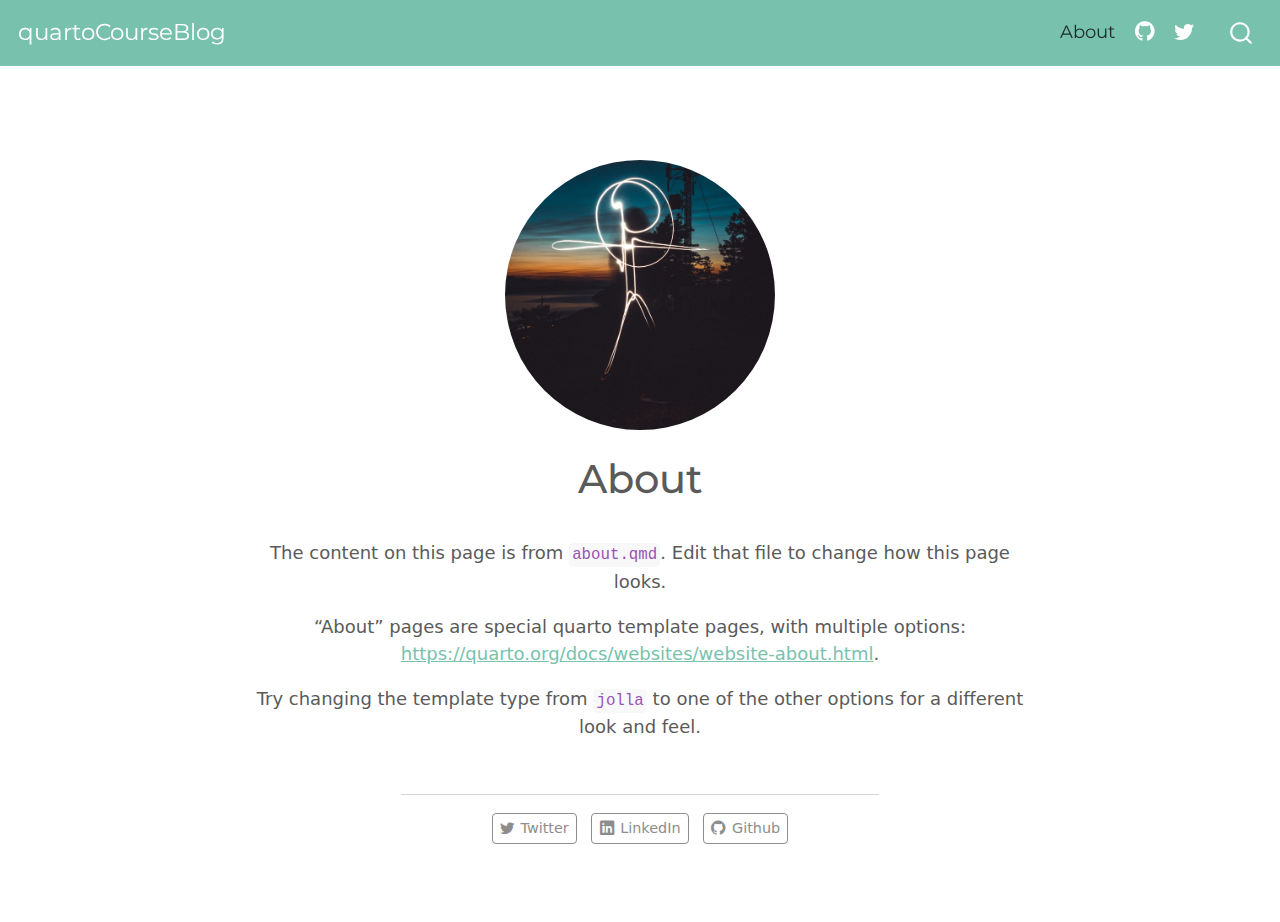
<file: docs/about.html>
<!DOCTYPE html>
<html xmlns="http://www.w3.org/1999/xhtml" lang="en" xml:lang="en"><head>

<meta charset="utf-8">
<meta name="generator" content="quarto-1.2.210">

<meta name="viewport" content="width=device-width, initial-scale=1.0, user-scalable=yes">


<title>quartoCourseBlog - About</title>
<style>
code{white-space: pre-wrap;}
span.smallcaps{font-variant: small-caps;}
div.columns{display: flex; gap: min(4vw, 1.5em);}
div.column{flex: auto; overflow-x: auto;}
div.hanging-indent{margin-left: 1.5em; text-indent: -1.5em;}
ul.task-list{list-style: none;}
ul.task-list li input[type="checkbox"] {
  width: 0.8em;
  margin: 0 0.8em 0.2em -1.6em;
  vertical-align: middle;
}
</style>


<script src="site_libs/quarto-nav/quarto-nav.js"></script>
<script src="site_libs/quarto-nav/headroom.min.js"></script>
<script src="site_libs/clipboard/clipboard.min.js"></script>
<script src="site_libs/quarto-search/autocomplete.umd.js"></script>
<script src="site_libs/quarto-search/fuse.min.js"></script>
<script src="site_libs/quarto-search/quarto-search.js"></script>
<meta name="quarto:offset" content="./">
<script src="site_libs/quarto-html/quarto.js"></script>
<script src="site_libs/quarto-html/popper.min.js"></script>
<script src="site_libs/quarto-html/tippy.umd.min.js"></script>
<link href="site_libs/quarto-html/tippy.css" rel="stylesheet">
<link href="site_libs/quarto-html/quarto-syntax-highlighting.css" rel="stylesheet" id="quarto-text-highlighting-styles">
<script src="site_libs/bootstrap/bootstrap.min.js"></script>
<link href="site_libs/bootstrap/bootstrap-icons.css" rel="stylesheet">
<link href="site_libs/bootstrap/bootstrap.min.css" rel="stylesheet" id="quarto-bootstrap" data-mode="light">
<script id="quarto-search-options" type="application/json">{
  "location": "navbar",
  "copy-button": false,
  "collapse-after": 3,
  "panel-placement": "end",
  "type": "overlay",
  "limit": 20,
  "language": {
    "search-no-results-text": "No results",
    "search-matching-documents-text": "matching documents",
    "search-copy-link-title": "Copy link to search",
    "search-hide-matches-text": "Hide additional matches",
    "search-more-match-text": "more match in this document",
    "search-more-matches-text": "more matches in this document",
    "search-clear-button-title": "Clear",
    "search-detached-cancel-button-title": "Cancel",
    "search-submit-button-title": "Submit"
  }
}</script>


<link rel="stylesheet" href="styles.css">
</head>

<body class="nav-fixed fullcontent">

<div id="quarto-search-results"></div>
  <header id="quarto-header" class="headroom fixed-top">
    <nav class="navbar navbar-expand-lg navbar-dark ">
      <div class="navbar-container container-fluid">
      <div class="navbar-brand-container">
    <a class="navbar-brand" href="./index.html">
    <span class="navbar-title">quartoCourseBlog</span>
    </a>
  </div>
          <button class="navbar-toggler" type="button" data-bs-toggle="collapse" data-bs-target="#navbarCollapse" aria-controls="navbarCollapse" aria-expanded="false" aria-label="Toggle navigation" onclick="if (window.quartoToggleHeadroom) { window.quartoToggleHeadroom(); }">
  <span class="navbar-toggler-icon"></span>
</button>
          <div class="collapse navbar-collapse" id="navbarCollapse">
            <ul class="navbar-nav navbar-nav-scroll ms-auto">
  <li class="nav-item">
    <a class="nav-link active" href="./about.html" aria-current="page">
 <span class="menu-text">About</span></a>
  </li>  
  <li class="nav-item compact">
    <a class="nav-link" href="https://github.com/CrumpLab/quartoCourseBlog"><i class="bi bi-github" role="img">
</i> 
 <span class="menu-text"></span></a>
  </li>  
  <li class="nav-item compact">
    <a class="nav-link" href="https://twitter.com/MattCrumpLab"><i class="bi bi-twitter" role="img">
</i> 
 <span class="menu-text"></span></a>
  </li>  
</ul>
              <div id="quarto-search" class="" title="Search"></div>
          </div> <!-- /navcollapse -->
      </div> <!-- /container-fluid -->
    </nav>
</header>
<!-- content -->
<div id="quarto-content" class="quarto-container page-columns page-rows-contents page-layout-article page-navbar">
<!-- sidebar -->
<!-- margin-sidebar -->
    
<!-- main -->
<div class="quarto-about-jolla">
  <img src="profile.jpg" class="about-image
  round " style="height: 15em; width: 15em;">
 <header id="title-block-header" class="quarto-title-block default">
<div class="quarto-title">
<h1 class="title">About</h1>
</div>
<div class="quarto-title-meta">
  </div>
</header><main class="content" id="quarto-document-content">
<p>The content on this page is from <code>about.qmd</code>. Edit that file to change how this page looks.</p>
<p>“About” pages are special quarto template pages, with multiple options: <a href="https://quarto.org/docs/websites/website-about.html" class="uri">https://quarto.org/docs/websites/website-about.html</a>.</p>
<p>Try changing the template type from <code>jolla</code> to one of the other options for a different look and feel.</p>


</main> 
  <hr class="about-sep">
   <div class="about-links">
  <a href="https://twitter.com" class="about-link">
    <i class="bi bi-twitter"></i>
     <span class="about-link-text">Twitter</span>
  </a>
  <a href="https://linkedin.com" class="about-link">
    <i class="bi bi-linkedin"></i>
     <span class="about-link-text">LinkedIn</span>
  </a>
  <a href="https://github.com" class="about-link">
    <i class="bi bi-github"></i>
     <span class="about-link-text">Github</span>
  </a>
</div>
</div>
 <!-- /main -->
<script id="quarto-html-after-body" type="application/javascript">
window.document.addEventListener("DOMContentLoaded", function (event) {
  const toggleBodyColorMode = (bsSheetEl) => {
    const mode = bsSheetEl.getAttribute("data-mode");
    const bodyEl = window.document.querySelector("body");
    if (mode === "dark") {
      bodyEl.classList.add("quarto-dark");
      bodyEl.classList.remove("quarto-light");
    } else {
      bodyEl.classList.add("quarto-light");
      bodyEl.classList.remove("quarto-dark");
    }
  }
  const toggleBodyColorPrimary = () => {
    const bsSheetEl = window.document.querySelector("link#quarto-bootstrap");
    if (bsSheetEl) {
      toggleBodyColorMode(bsSheetEl);
    }
  }
  toggleBodyColorPrimary();  
  const clipboard = new window.ClipboardJS('.code-copy-button', {
    target: function(trigger) {
      return trigger.previousElementSibling;
    }
  });
  clipboard.on('success', function(e) {
    // button target
    const button = e.trigger;
    // don't keep focus
    button.blur();
    // flash "checked"
    button.classList.add('code-copy-button-checked');
    var currentTitle = button.getAttribute("title");
    button.setAttribute("title", "Copied!");
    let tooltip;
    if (window.bootstrap) {
      button.setAttribute("data-bs-toggle", "tooltip");
      button.setAttribute("data-bs-placement", "left");
      button.setAttribute("data-bs-title", "Copied!");
      tooltip = new bootstrap.Tooltip(button, 
        { trigger: "manual", 
          customClass: "code-copy-button-tooltip",
          offset: [0, -8]});
      tooltip.show();    
    }
    setTimeout(function() {
      if (tooltip) {
        tooltip.hide();
        button.removeAttribute("data-bs-title");
        button.removeAttribute("data-bs-toggle");
        button.removeAttribute("data-bs-placement");
      }
      button.setAttribute("title", currentTitle);
      button.classList.remove('code-copy-button-checked');
    }, 1000);
    // clear code selection
    e.clearSelection();
  });
  function tippyHover(el, contentFn) {
    const config = {
      allowHTML: true,
      content: contentFn,
      maxWidth: 500,
      delay: 100,
      arrow: false,
      appendTo: function(el) {
          return el.parentElement;
      },
      interactive: true,
      interactiveBorder: 10,
      theme: 'quarto',
      placement: 'bottom-start'
    };
    window.tippy(el, config); 
  }
  const noterefs = window.document.querySelectorAll('a[role="doc-noteref"]');
  for (var i=0; i<noterefs.length; i++) {
    const ref = noterefs[i];
    tippyHover(ref, function() {
      // use id or data attribute instead here
      let href = ref.getAttribute('data-footnote-href') || ref.getAttribute('href');
      try { href = new URL(href).hash; } catch {}
      const id = href.replace(/^#\/?/, "");
      const note = window.document.getElementById(id);
      return note.innerHTML;
    });
  }
  const findCites = (el) => {
    const parentEl = el.parentElement;
    if (parentEl) {
      const cites = parentEl.dataset.cites;
      if (cites) {
        return {
          el,
          cites: cites.split(' ')
        };
      } else {
        return findCites(el.parentElement)
      }
    } else {
      return undefined;
    }
  };
  var bibliorefs = window.document.querySelectorAll('a[role="doc-biblioref"]');
  for (var i=0; i<bibliorefs.length; i++) {
    const ref = bibliorefs[i];
    const citeInfo = findCites(ref);
    if (citeInfo) {
      tippyHover(citeInfo.el, function() {
        var popup = window.document.createElement('div');
        citeInfo.cites.forEach(function(cite) {
          var citeDiv = window.document.createElement('div');
          citeDiv.classList.add('hanging-indent');
          citeDiv.classList.add('csl-entry');
          var biblioDiv = window.document.getElementById('ref-' + cite);
          if (biblioDiv) {
            citeDiv.innerHTML = biblioDiv.innerHTML;
          }
          popup.appendChild(citeDiv);
        });
        return popup.innerHTML;
      });
    }
  }
});
</script>
</div> <!-- /content -->



</body></html>
</file>
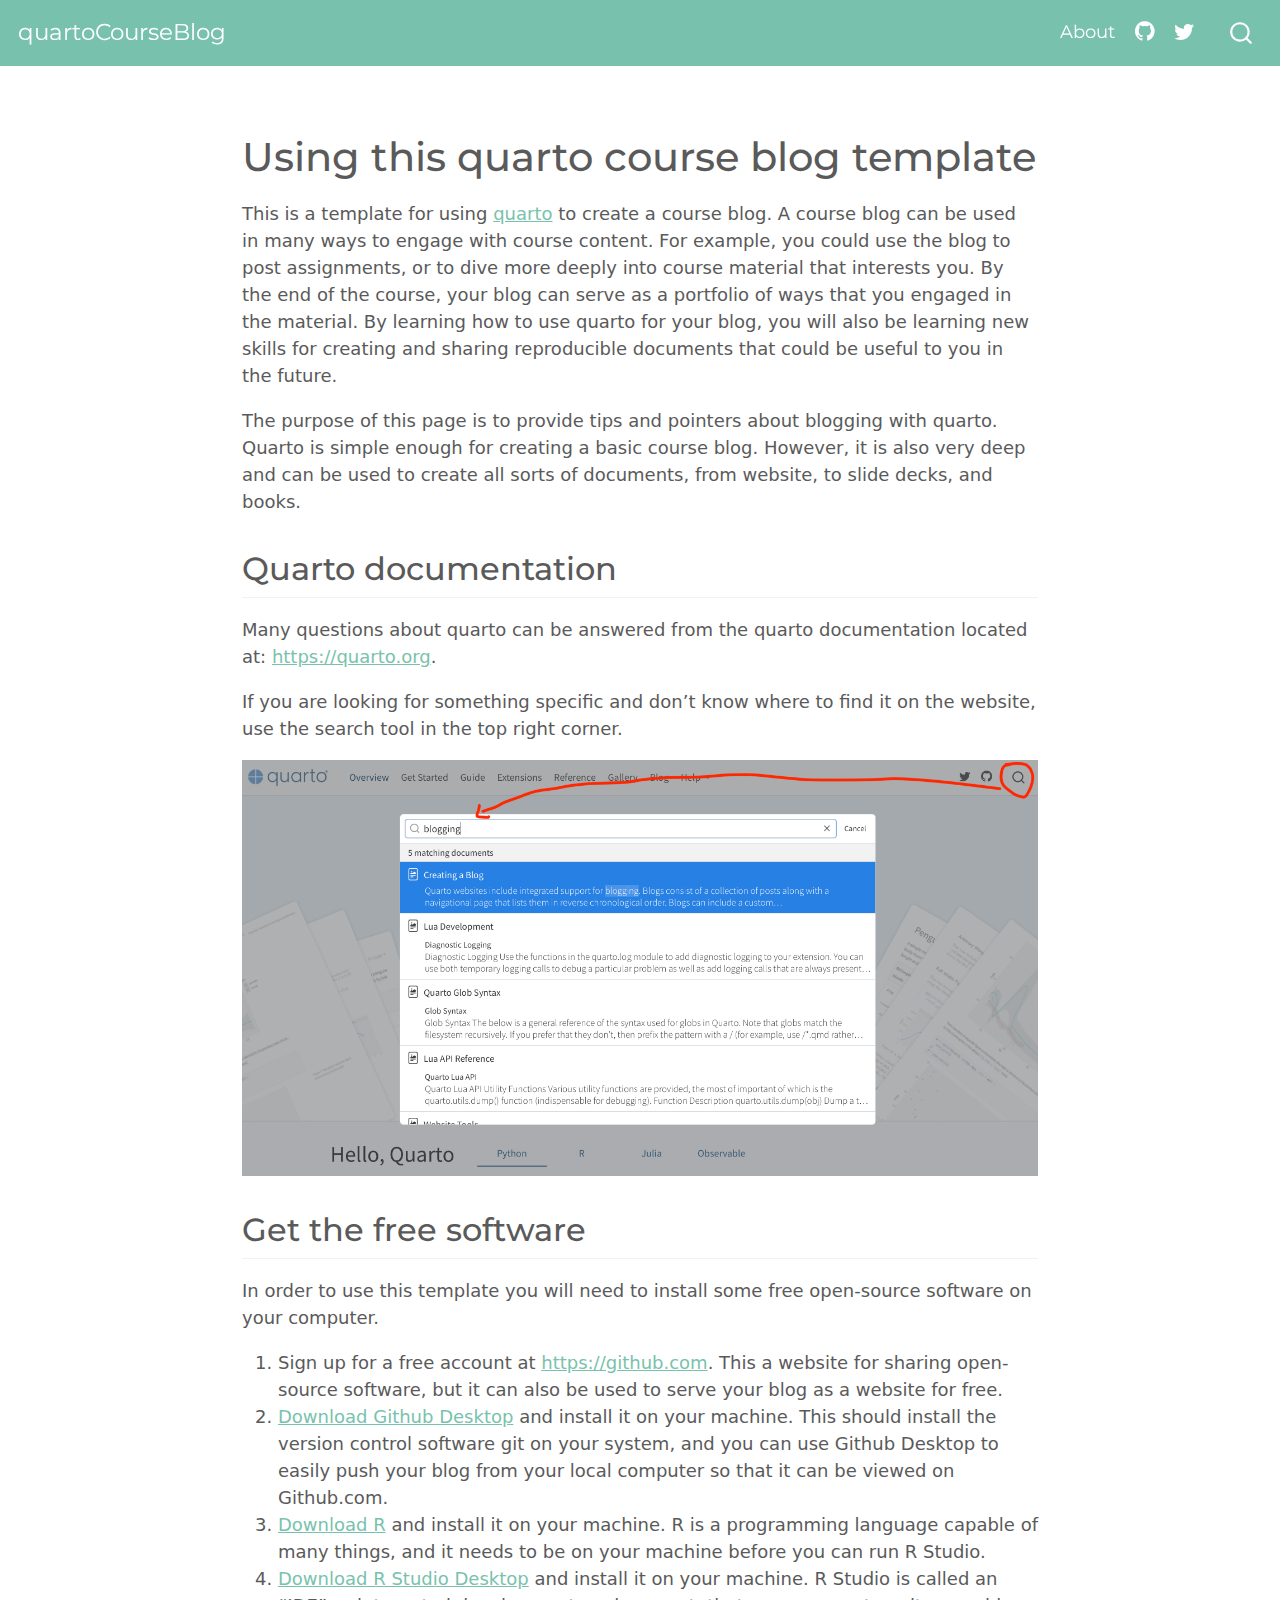
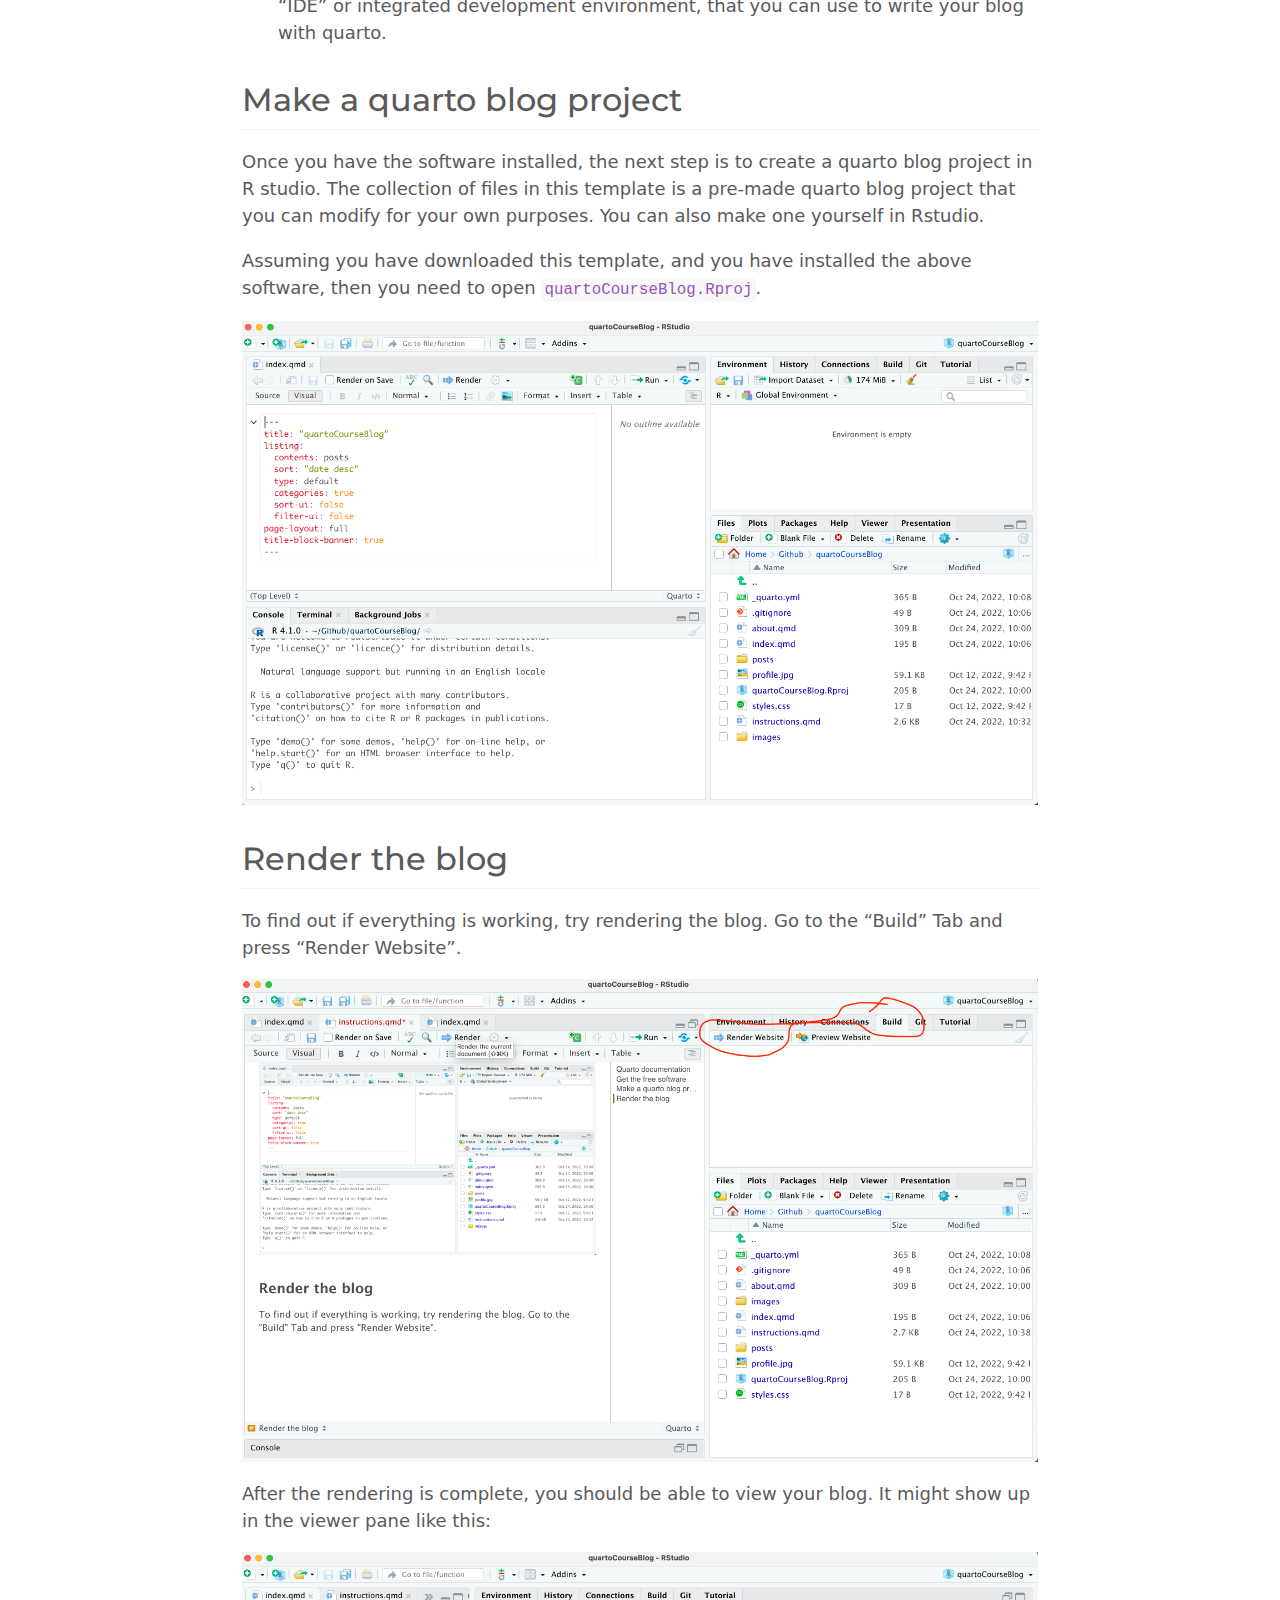
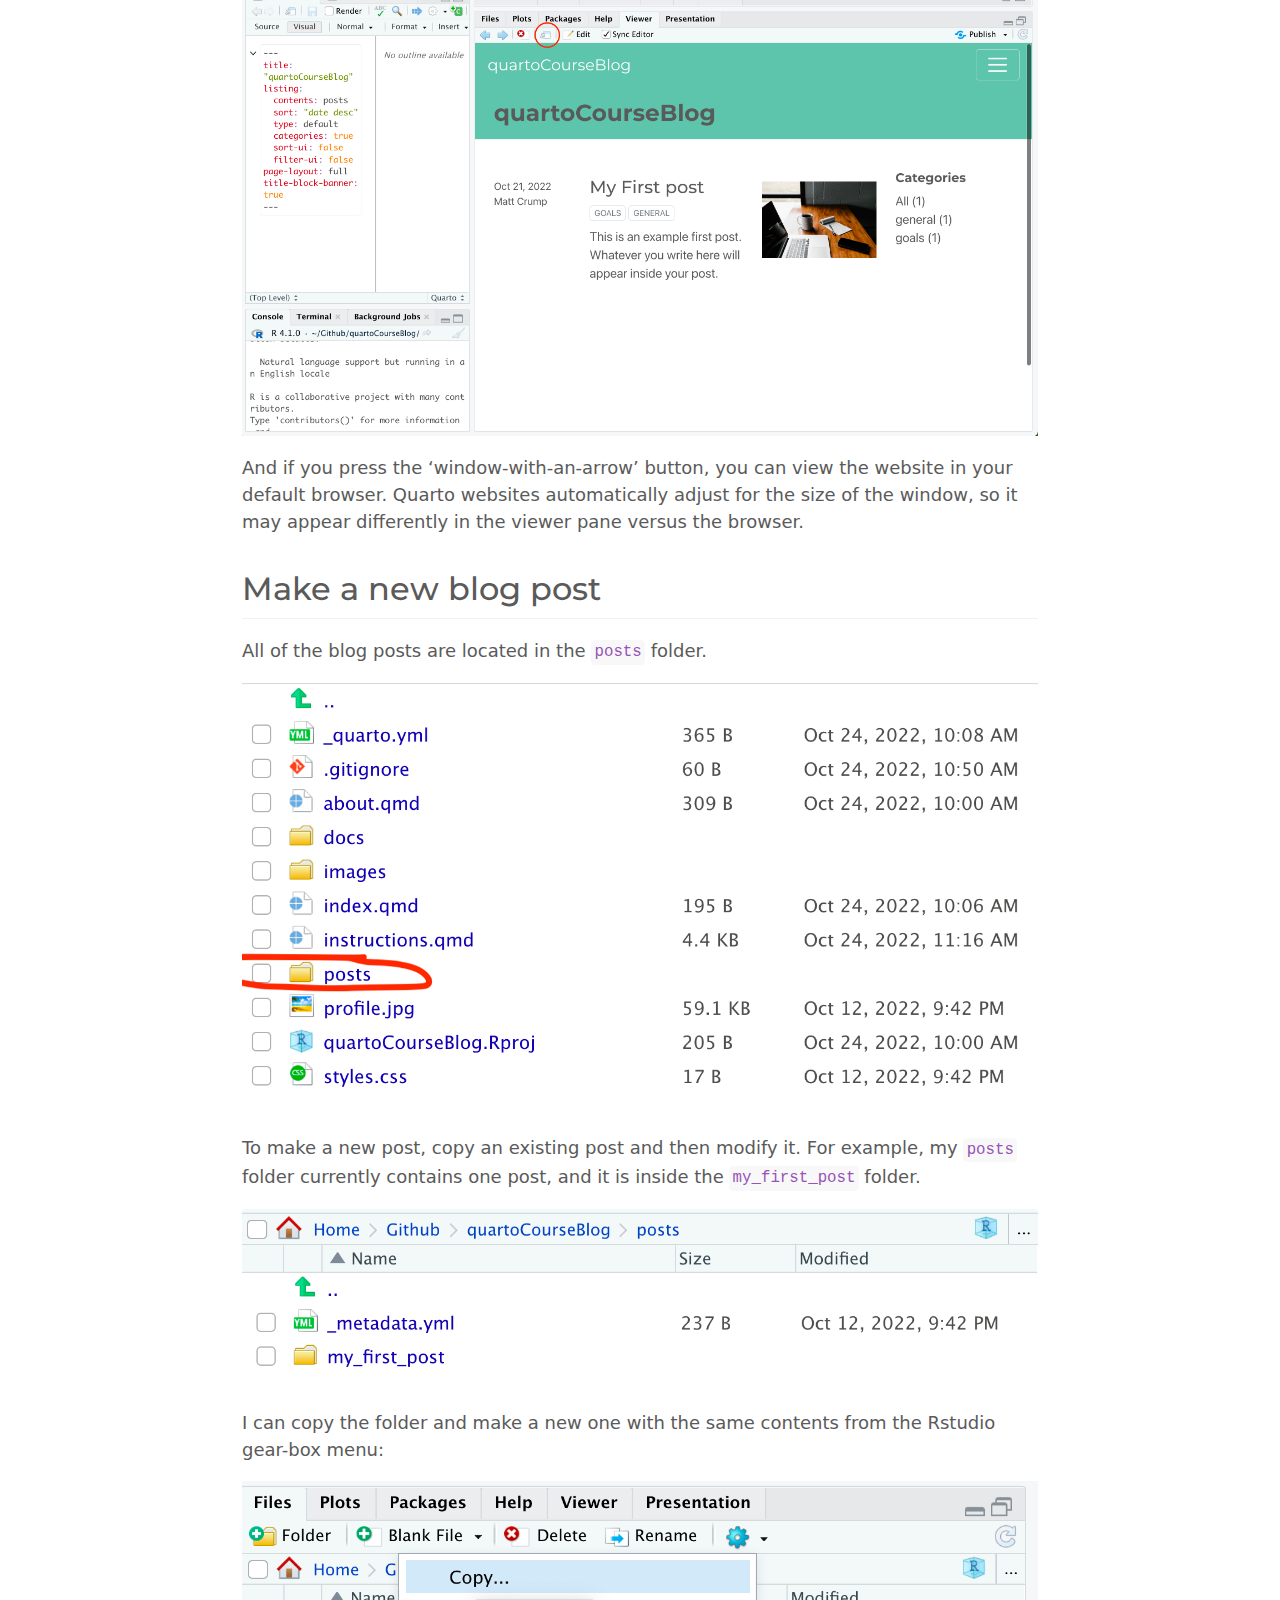
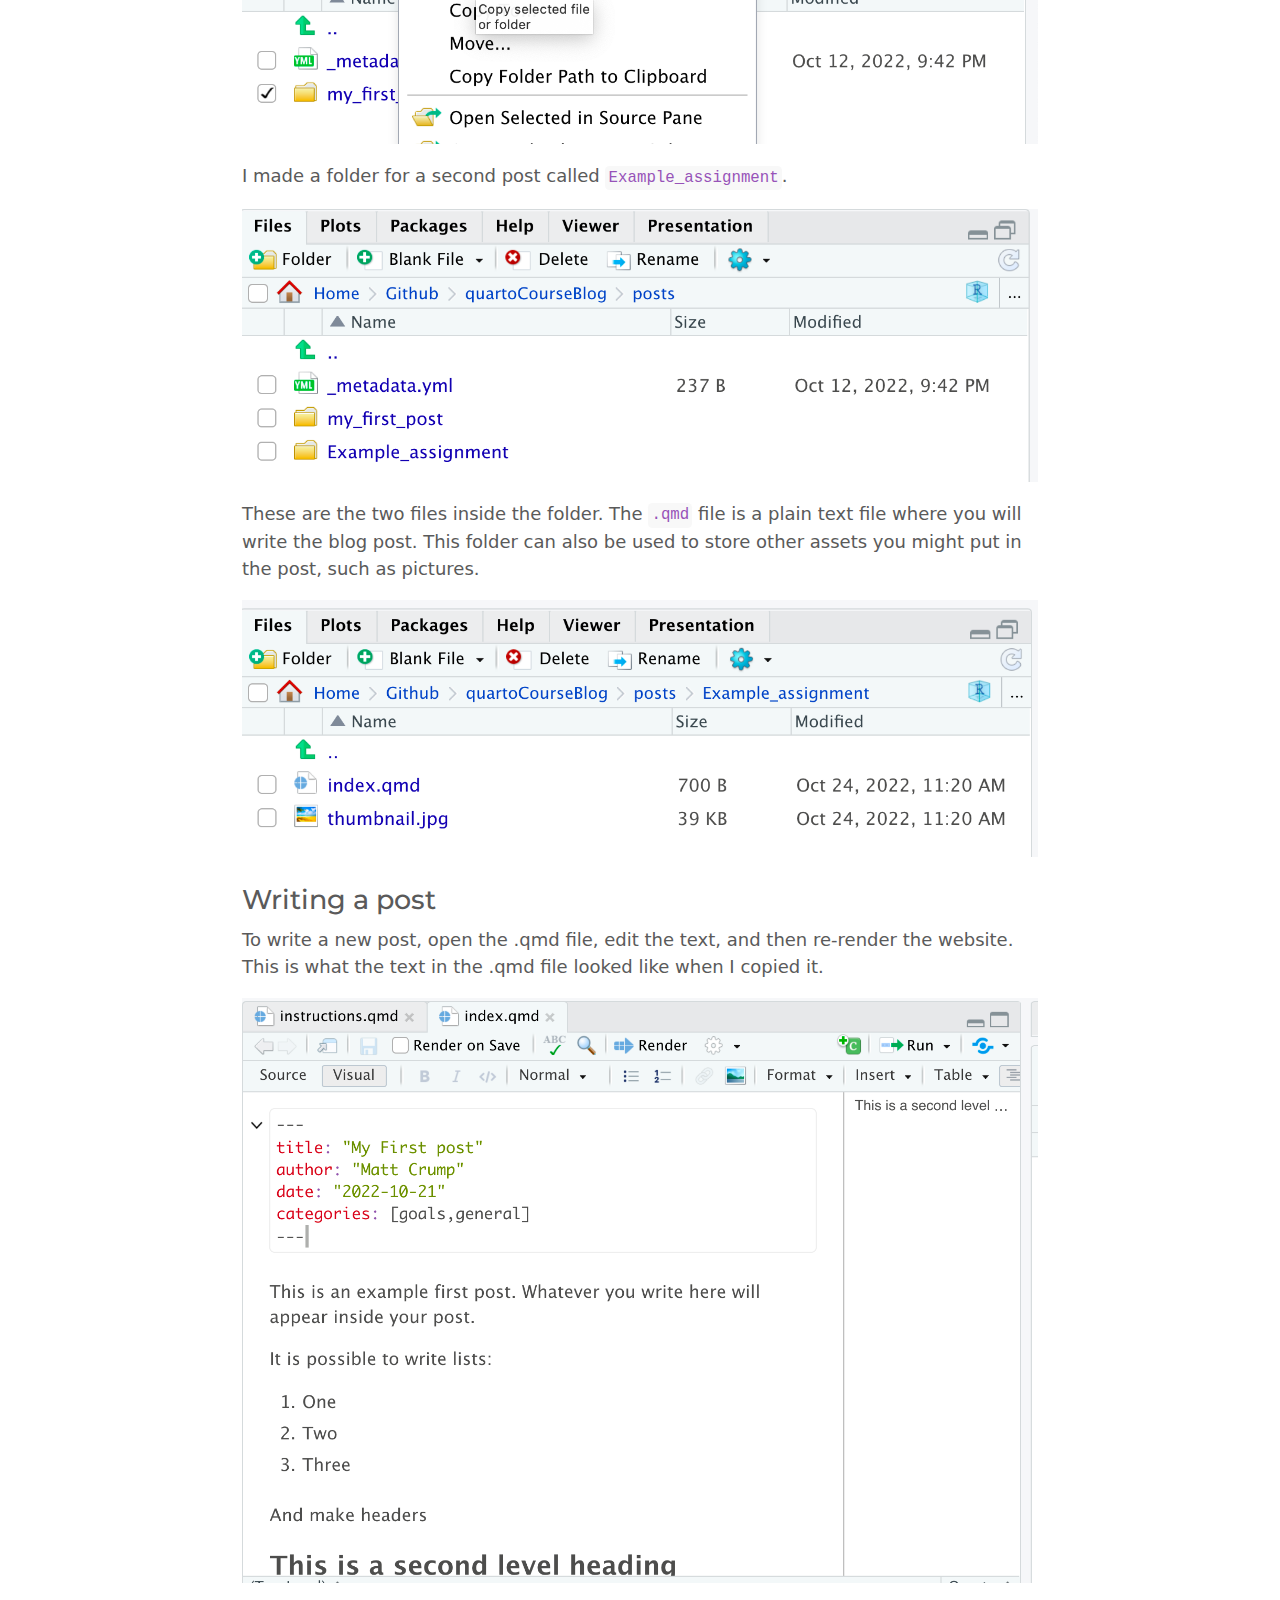
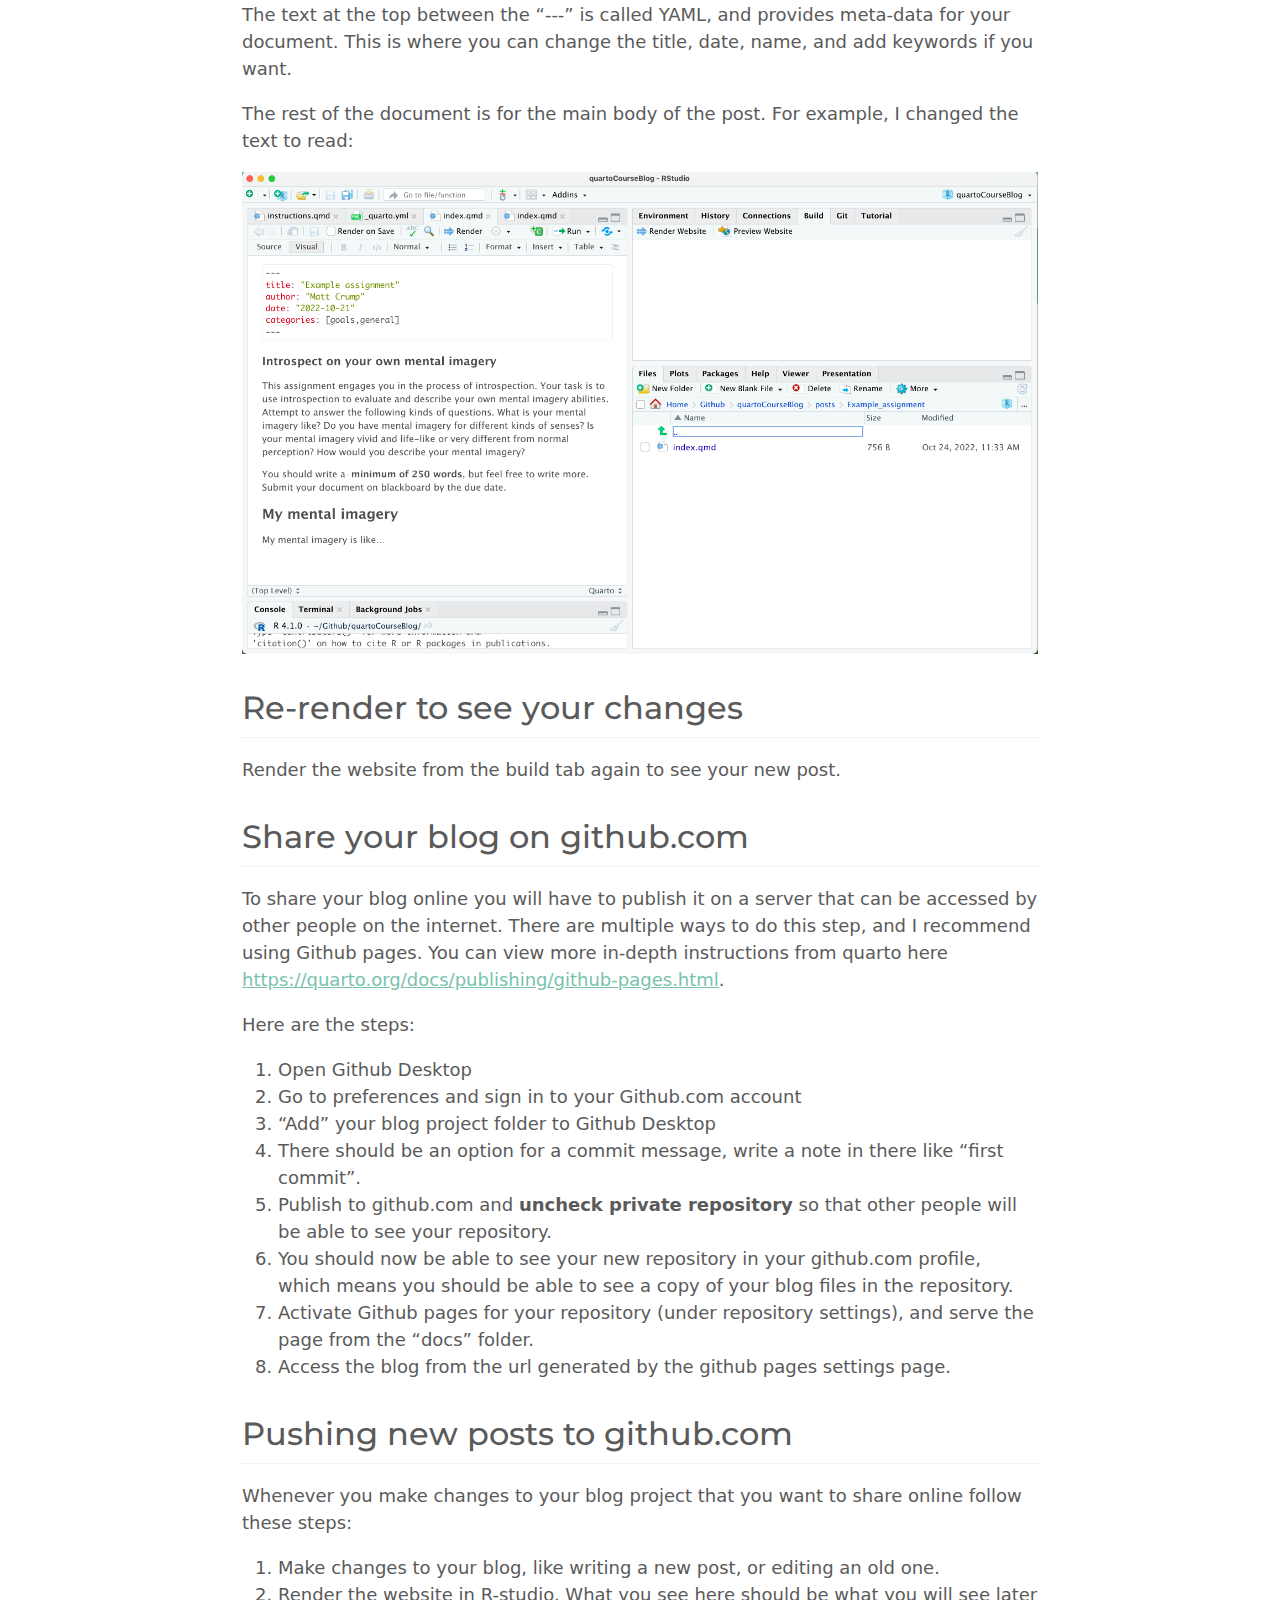
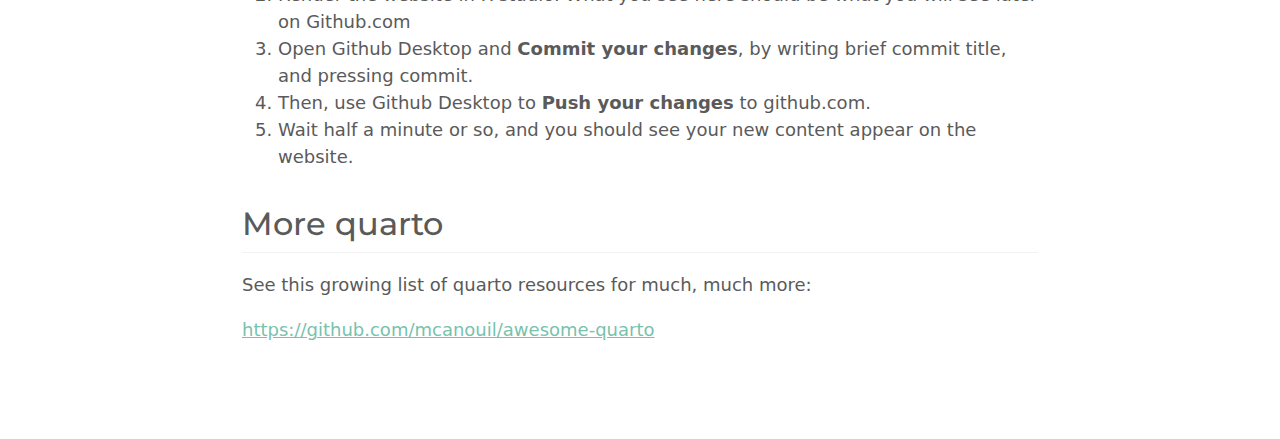
<file: docs/readme.html>
<!DOCTYPE html>
<html xmlns="http://www.w3.org/1999/xhtml" lang="en" xml:lang="en"><head>

<meta charset="utf-8">
<meta name="generator" content="quarto-1.2.210">

<meta name="viewport" content="width=device-width, initial-scale=1.0, user-scalable=yes">


<title>quartoCourseBlog – readme</title>
<style>
code{white-space: pre-wrap;}
span.smallcaps{font-variant: small-caps;}
div.columns{display: flex; gap: min(4vw, 1.5em);}
div.column{flex: auto; overflow-x: auto;}
div.hanging-indent{margin-left: 1.5em; text-indent: -1.5em;}
ul.task-list{list-style: none;}
ul.task-list li input[type="checkbox"] {
  width: 0.8em;
  margin: 0 0.8em 0.2em -1.6em;
  vertical-align: middle;
}
</style>


<script src="site_libs/quarto-nav/quarto-nav.js"></script>
<script src="site_libs/quarto-nav/headroom.min.js"></script>
<script src="site_libs/clipboard/clipboard.min.js"></script>
<script src="site_libs/quarto-search/autocomplete.umd.js"></script>
<script src="site_libs/quarto-search/fuse.min.js"></script>
<script src="site_libs/quarto-search/quarto-search.js"></script>
<meta name="quarto:offset" content="./">
<script src="site_libs/quarto-html/quarto.js"></script>
<script src="site_libs/quarto-html/popper.min.js"></script>
<script src="site_libs/quarto-html/tippy.umd.min.js"></script>
<script src="site_libs/quarto-html/anchor.min.js"></script>
<link href="site_libs/quarto-html/tippy.css" rel="stylesheet">
<link href="site_libs/quarto-html/quarto-syntax-highlighting.css" rel="stylesheet" id="quarto-text-highlighting-styles">
<script src="site_libs/bootstrap/bootstrap.min.js"></script>
<link href="site_libs/bootstrap/bootstrap-icons.css" rel="stylesheet">
<link href="site_libs/bootstrap/bootstrap.min.css" rel="stylesheet" id="quarto-bootstrap" data-mode="light">
<script id="quarto-search-options" type="application/json">{
  "location": "navbar",
  "copy-button": false,
  "collapse-after": 3,
  "panel-placement": "end",
  "type": "overlay",
  "limit": 20,
  "language": {
    "search-no-results-text": "No results",
    "search-matching-documents-text": "matching documents",
    "search-copy-link-title": "Copy link to search",
    "search-hide-matches-text": "Hide additional matches",
    "search-more-match-text": "more match in this document",
    "search-more-matches-text": "more matches in this document",
    "search-clear-button-title": "Clear",
    "search-detached-cancel-button-title": "Cancel",
    "search-submit-button-title": "Submit"
  }
}</script>


<link rel="stylesheet" href="styles.css">
</head>

<body class="nav-fixed fullcontent">

<div id="quarto-search-results"></div>
  <header id="quarto-header" class="headroom fixed-top">
    <nav class="navbar navbar-expand-lg navbar-dark ">
      <div class="navbar-container container-fluid">
      <div class="navbar-brand-container">
    <a class="navbar-brand" href="./index.html">
    <span class="navbar-title">quartoCourseBlog</span>
    </a>
  </div>
          <button class="navbar-toggler" type="button" data-bs-toggle="collapse" data-bs-target="#navbarCollapse" aria-controls="navbarCollapse" aria-expanded="false" aria-label="Toggle navigation" onclick="if (window.quartoToggleHeadroom) { window.quartoToggleHeadroom(); }">
  <span class="navbar-toggler-icon"></span>
</button>
          <div class="collapse navbar-collapse" id="navbarCollapse">
            <ul class="navbar-nav navbar-nav-scroll ms-auto">
  <li class="nav-item">
    <a class="nav-link" href="./about.html">
 <span class="menu-text">About</span></a>
  </li>  
  <li class="nav-item compact">
    <a class="nav-link" href="https://github.com/CrumpLab/quartoCourseBlog"><i class="bi bi-github" role="img">
</i> 
 <span class="menu-text"></span></a>
  </li>  
  <li class="nav-item compact">
    <a class="nav-link" href="https://twitter.com/MattCrumpLab"><i class="bi bi-twitter" role="img">
</i> 
 <span class="menu-text"></span></a>
  </li>  
</ul>
              <div id="quarto-search" class="" title="Search"></div>
          </div> <!-- /navcollapse -->
      </div> <!-- /container-fluid -->
    </nav>
</header>
<!-- content -->
<div id="quarto-content" class="quarto-container page-columns page-rows-contents page-layout-article page-navbar">
<!-- sidebar -->
<!-- margin-sidebar -->
    
<!-- main -->
<main class="content" id="quarto-document-content">



<section id="using-this-quarto-course-blog-template" class="level1">
<h1>Using this quarto course blog template</h1>
<p>This is a template for using <a href="https://quarto.org">quarto</a> to create a course blog. A course blog can be used in many ways to engage with course content. For example, you could use the blog to post assignments, or to dive more deeply into course material that interests you. By the end of the course, your blog can serve as a portfolio of ways that you engaged in the material. By learning how to use quarto for your blog, you will also be learning new skills for creating and sharing reproducible documents that could be useful to you in the future.</p>
<p>The purpose of this page is to provide tips and pointers about blogging with quarto. Quarto is simple enough for creating a basic course blog. However, it is also very deep and can be used to create all sorts of documents, from website, to slide decks, and books.</p>
<section id="quarto-documentation" class="level2">
<h2 class="anchored" data-anchor-id="quarto-documentation">Quarto documentation</h2>
<p>Many questions about quarto can be answered from the quarto documentation located at: <a href="https://quarto.org" class="uri">https://quarto.org</a>.</p>
<p>If you are looking for something specific and don’t know where to find it on the website, use the search tool in the top right corner.</p>
<p><img src="images/Screen Shot 2022-10-24 at 10.23.46 AM.png" class="img-fluid"></p>
</section>
<section id="get-the-free-software" class="level2">
<h2 class="anchored" data-anchor-id="get-the-free-software">Get the free software</h2>
<p>In order to use this template you will need to install some free open-source software on your computer.</p>
<ol type="1">
<li>Sign up for a free account at <a href="https://github.com" class="uri">https://github.com</a>. This a website for sharing open-source software, but it can also be used to serve your blog as a website for free.</li>
<li><a href="https://desktop.github.com">Download Github Desktop</a> and install it on your machine. This should install the version control software git on your system, and you can use Github Desktop to easily push your blog from your local computer so that it can be viewed on Github.com.</li>
<li><a href="https://cran.rstudio.com">Download R</a> and install it on your machine. R is a programming language capable of many things, and it needs to be on your machine before you can run R Studio.</li>
<li><a href="https://www.rstudio.com/products/rstudio/download/#download">Download R Studio Desktop</a> and install it on your machine. R Studio is called an “IDE” or integrated development environment, that you can use to write your blog with quarto.</li>
</ol>
</section>
<section id="make-a-quarto-blog-project" class="level2">
<h2 class="anchored" data-anchor-id="make-a-quarto-blog-project">Make a quarto blog project</h2>
<p>Once you have the software installed, the next step is to create a quarto blog project in R studio. The collection of files in this template is a pre-made quarto blog project that you can modify for your own purposes. You can also make one yourself in Rstudio.</p>
<p>Assuming you have downloaded this template, and you have installed the above software, then you need to open <code>quartoCourseBlog.Rproj</code>.</p>
<p><img src="images/Screen Shot 2022-10-24 at 10.33.12 AM.png" class="img-fluid"></p>
</section>
<section id="render-the-blog" class="level2">
<h2 class="anchored" data-anchor-id="render-the-blog">Render the blog</h2>
<p>To find out if everything is working, try rendering the blog. Go to the “Build” Tab and press “Render Website”.</p>
<p><img src="images/Screen Shot 2022-10-24 at 10.49.05 AM.png" class="img-fluid"></p>
<p>After the rendering is complete, you should be able to view your blog. It might show up in the viewer pane like this:</p>
<p><img src="images/Screen Shot 2022-10-24 at 10.50.33 AM.png" class="img-fluid"></p>
<p>And if you press the ‘window-with-an-arrow’ button, you can view the website in your default browser. Quarto websites automatically adjust for the size of the window, so it may appear differently in the viewer pane versus the browser.</p>
</section>
<section id="make-a-new-blog-post" class="level2">
<h2 class="anchored" data-anchor-id="make-a-new-blog-post">Make a new blog post</h2>
<p>All of the blog posts are located in the <code>posts</code> folder.</p>
<p><img src="images/Screen Shot 2022-10-24 at 11.17.30 AM.png" class="img-fluid"></p>
<p>To make a new post, copy an existing post and then modify it. For example, my <code>posts</code> folder currently contains one post, and it is inside the <code>my_first_post</code> folder.</p>
<p><img src="images/Screen Shot 2022-10-24 at 11.19.22 AM.png" class="img-fluid"></p>
<p>I can copy the folder and make a new one with the same contents from the Rstudio gear-box menu:</p>
<p><img src="images/Screen Shot 2022-10-24 at 11.20.10 AM.png" class="img-fluid"></p>
<p>I made a folder for a second post called <code>Example_assignment</code>.</p>
<p><img src="images/Screen Shot 2022-10-24 at 11.22.43 AM.png" class="img-fluid"></p>
<p>These are the two files inside the folder. The <code>.qmd</code> file is a plain text file where you will write the blog post. This folder can also be used to store other assets you might put in the post, such as pictures.</p>
<p><img src="images/Screen Shot 2022-10-24 at 11.23.02 AM.png" class="img-fluid"></p>
<section id="writing-a-post" class="level3">
<h3 class="anchored" data-anchor-id="writing-a-post">Writing a post</h3>
<p>To write a new post, open the .qmd file, edit the text, and then re-render the website. This is what the text in the .qmd file looked like when I copied it.</p>
<p><img src="images/Screen Shot 2022-10-24 at 11.29.18 AM.png" class="img-fluid"></p>
<p>The text at the top between the “---” is called YAML, and provides meta-data for your document. This is where you can change the title, date, name, and add keywords if you want.</p>
<p>The rest of the document is for the main body of the post. For example, I changed the text to read:</p>
<p><img src="images/Screen Shot 2022-10-24 at 11.39.27 AM.png" class="img-fluid"></p>
</section>
</section>
<section id="re-render-to-see-your-changes" class="level2">
<h2 class="anchored" data-anchor-id="re-render-to-see-your-changes">Re-render to see your changes</h2>
<p>Render the website from the build tab again to see your new post.</p>
</section>
<section id="share-your-blog-on-github.com" class="level2">
<h2 class="anchored" data-anchor-id="share-your-blog-on-github.com">Share your blog on github.com</h2>
<p>To share your blog online you will have to publish it on a server that can be accessed by other people on the internet. There are multiple ways to do this step, and I recommend using Github pages. You can view more in-depth instructions from quarto here <a href="https://quarto.org/docs/publishing/github-pages.html" class="uri">https://quarto.org/docs/publishing/github-pages.html</a>.</p>
<p>Here are the steps:</p>
<ol type="1">
<li>Open Github Desktop</li>
<li>Go to preferences and sign in to your Github.com account</li>
<li>“Add” your blog project folder to Github Desktop</li>
<li>There should be an option for a commit message, write a note in there like “first commit”.</li>
<li>Publish to github.com and <strong>uncheck private repository</strong> so that other people will be able to see your repository.</li>
<li>You should now be able to see your new repository in your github.com profile, which means you should be able to see a copy of your blog files in the repository.</li>
<li>Activate Github pages for your repository (under repository settings), and serve the page from the “docs” folder.</li>
<li>Access the blog from the url generated by the github pages settings page.</li>
</ol>
</section>
<section id="pushing-new-posts-to-github.com" class="level2">
<h2 class="anchored" data-anchor-id="pushing-new-posts-to-github.com">Pushing new posts to github.com</h2>
<p>Whenever you make changes to your blog project that you want to share online follow these steps:</p>
<ol type="1">
<li>Make changes to your blog, like writing a new post, or editing an old one.</li>
<li>Render the website in R-studio. What you see here should be what you will see later on Github.com</li>
<li>Open Github Desktop and <strong>Commit your changes</strong>, by writing brief commit title, and pressing commit.</li>
<li>Then, use Github Desktop to <strong>Push your changes</strong> to github.com.</li>
<li>Wait half a minute or so, and you should see your new content appear on the website.</li>
</ol>
</section>
<section id="more-quarto" class="level2">
<h2 class="anchored" data-anchor-id="more-quarto">More quarto</h2>
<p>See this growing list of quarto resources for much, much more:</p>
<p><a href="https://github.com/mcanouil/awesome-quarto" class="uri">https://github.com/mcanouil/awesome-quarto</a></p>


</section>
</section>

</main> <!-- /main -->
<script id="quarto-html-after-body" type="application/javascript">
window.document.addEventListener("DOMContentLoaded", function (event) {
  const toggleBodyColorMode = (bsSheetEl) => {
    const mode = bsSheetEl.getAttribute("data-mode");
    const bodyEl = window.document.querySelector("body");
    if (mode === "dark") {
      bodyEl.classList.add("quarto-dark");
      bodyEl.classList.remove("quarto-light");
    } else {
      bodyEl.classList.add("quarto-light");
      bodyEl.classList.remove("quarto-dark");
    }
  }
  const toggleBodyColorPrimary = () => {
    const bsSheetEl = window.document.querySelector("link#quarto-bootstrap");
    if (bsSheetEl) {
      toggleBodyColorMode(bsSheetEl);
    }
  }
  toggleBodyColorPrimary();  
  const icon = "";
  const anchorJS = new window.AnchorJS();
  anchorJS.options = {
    placement: 'right',
    icon: icon
  };
  anchorJS.add('.anchored');
  const clipboard = new window.ClipboardJS('.code-copy-button', {
    target: function(trigger) {
      return trigger.previousElementSibling;
    }
  });
  clipboard.on('success', function(e) {
    // button target
    const button = e.trigger;
    // don't keep focus
    button.blur();
    // flash "checked"
    button.classList.add('code-copy-button-checked');
    var currentTitle = button.getAttribute("title");
    button.setAttribute("title", "Copied!");
    let tooltip;
    if (window.bootstrap) {
      button.setAttribute("data-bs-toggle", "tooltip");
      button.setAttribute("data-bs-placement", "left");
      button.setAttribute("data-bs-title", "Copied!");
      tooltip = new bootstrap.Tooltip(button, 
        { trigger: "manual", 
          customClass: "code-copy-button-tooltip",
          offset: [0, -8]});
      tooltip.show();    
    }
    setTimeout(function() {
      if (tooltip) {
        tooltip.hide();
        button.removeAttribute("data-bs-title");
        button.removeAttribute("data-bs-toggle");
        button.removeAttribute("data-bs-placement");
      }
      button.setAttribute("title", currentTitle);
      button.classList.remove('code-copy-button-checked');
    }, 1000);
    // clear code selection
    e.clearSelection();
  });
  function tippyHover(el, contentFn) {
    const config = {
      allowHTML: true,
      content: contentFn,
      maxWidth: 500,
      delay: 100,
      arrow: false,
      appendTo: function(el) {
          return el.parentElement;
      },
      interactive: true,
      interactiveBorder: 10,
      theme: 'quarto',
      placement: 'bottom-start'
    };
    window.tippy(el, config); 
  }
  const noterefs = window.document.querySelectorAll('a[role="doc-noteref"]');
  for (var i=0; i<noterefs.length; i++) {
    const ref = noterefs[i];
    tippyHover(ref, function() {
      // use id or data attribute instead here
      let href = ref.getAttribute('data-footnote-href') || ref.getAttribute('href');
      try { href = new URL(href).hash; } catch {}
      const id = href.replace(/^#\/?/, "");
      const note = window.document.getElementById(id);
      return note.innerHTML;
    });
  }
  const findCites = (el) => {
    const parentEl = el.parentElement;
    if (parentEl) {
      const cites = parentEl.dataset.cites;
      if (cites) {
        return {
          el,
          cites: cites.split(' ')
        };
      } else {
        return findCites(el.parentElement)
      }
    } else {
      return undefined;
    }
  };
  var bibliorefs = window.document.querySelectorAll('a[role="doc-biblioref"]');
  for (var i=0; i<bibliorefs.length; i++) {
    const ref = bibliorefs[i];
    const citeInfo = findCites(ref);
    if (citeInfo) {
      tippyHover(citeInfo.el, function() {
        var popup = window.document.createElement('div');
        citeInfo.cites.forEach(function(cite) {
          var citeDiv = window.document.createElement('div');
          citeDiv.classList.add('hanging-indent');
          citeDiv.classList.add('csl-entry');
          var biblioDiv = window.document.getElementById('ref-' + cite);
          if (biblioDiv) {
            citeDiv.innerHTML = biblioDiv.innerHTML;
          }
          popup.appendChild(citeDiv);
        });
        return popup.innerHTML;
      });
    }
  }
});
</script>
</div> <!-- /content -->



</body></html>
</file>
<file: docs/site_libs/quarto-html/tippy.css>
.tippy-box[data-animation=fade][data-state=hidden]{opacity:0}[data-tippy-root]{max-width:calc(100vw - 10px)}.tippy-box{position:relative;background-color:#333;color:#fff;border-radius:4px;font-size:14px;line-height:1.4;white-space:normal;outline:0;transition-property:transform,visibility,opacity}.tippy-box[data-placement^=top]>.tippy-arrow{bottom:0}.tippy-box[data-placement^=top]>.tippy-arrow:before{bottom:-7px;left:0;border-width:8px 8px 0;border-top-color:initial;transform-origin:center top}.tippy-box[data-placement^=bottom]>.tippy-arrow{top:0}.tippy-box[data-placement^=bottom]>.tippy-arrow:before{top:-7px;left:0;border-width:0 8px 8px;border-bottom-color:initial;transform-origin:center bottom}.tippy-box[data-placement^=left]>.tippy-arrow{right:0}.tippy-box[data-placement^=left]>.tippy-arrow:before{border-width:8px 0 8px 8px;border-left-color:initial;right:-7px;transform-origin:center left}.tippy-box[data-placement^=right]>.tippy-arrow{left:0}.tippy-box[data-placement^=right]>.tippy-arrow:before{left:-7px;border-width:8px 8px 8px 0;border-right-color:initial;transform-origin:center right}.tippy-box[data-inertia][data-state=visible]{transition-timing-function:cubic-bezier(.54,1.5,.38,1.11)}.tippy-arrow{width:16px;height:16px;color:#333}.tippy-arrow:before{content:"";position:absolute;border-color:transparent;border-style:solid}.tippy-content{position:relative;padding:5px 9px;z-index:1}
</file>
<file: docs/site_libs/quarto-html/quarto-syntax-highlighting-0815c480559380816a4d1ea211a47e91.css>
/* quarto syntax highlight colors */
:root {
  --quarto-hl-ot-color: #003B4F;
  --quarto-hl-at-color: #657422;
  --quarto-hl-ss-color: #20794D;
  --quarto-hl-an-color: #5E5E5E;
  --quarto-hl-fu-color: #4758AB;
  --quarto-hl-st-color: #20794D;
  --quarto-hl-cf-color: #003B4F;
  --quarto-hl-op-color: #5E5E5E;
  --quarto-hl-er-color: #AD0000;
  --quarto-hl-bn-color: #AD0000;
  --quarto-hl-al-color: #AD0000;
  --quarto-hl-va-color: #111111;
  --quarto-hl-bu-color: inherit;
  --quarto-hl-ex-color: inherit;
  --quarto-hl-pp-color: #AD0000;
  --quarto-hl-in-color: #5E5E5E;
  --quarto-hl-vs-color: #20794D;
  --quarto-hl-wa-color: #5E5E5E;
  --quarto-hl-do-color: #5E5E5E;
  --quarto-hl-im-color: #00769E;
  --quarto-hl-ch-color: #20794D;
  --quarto-hl-dt-color: #AD0000;
  --quarto-hl-fl-color: #AD0000;
  --quarto-hl-co-color: #5E5E5E;
  --quarto-hl-cv-color: #5E5E5E;
  --quarto-hl-cn-color: #8f5902;
  --quarto-hl-sc-color: #5E5E5E;
  --quarto-hl-dv-color: #AD0000;
  --quarto-hl-kw-color: #003B4F;
}

/* other quarto variables */
:root {
  --quarto-font-monospace: SFMono-Regular, Menlo, Monaco, Consolas, "Liberation Mono", "Courier New", monospace;
}

/* syntax highlight based on Pandoc's rules */
pre > code.sourceCode > span {
  color: #003B4F;
}

code.sourceCode > span {
  color: #003B4F;
}

div.sourceCode,
div.sourceCode pre.sourceCode {
  color: #003B4F;
}

/* Normal */
code span {
  color: #003B4F;
}

/* Alert */
code span.al {
  color: #AD0000;
  font-style: inherit;
}

/* Annotation */
code span.an {
  color: #5E5E5E;
  font-style: inherit;
}

/* Attribute */
code span.at {
  color: #657422;
  font-style: inherit;
}

/* BaseN */
code span.bn {
  color: #AD0000;
  font-style: inherit;
}

/* BuiltIn */
code span.bu {
  font-style: inherit;
}

/* ControlFlow */
code span.cf {
  color: #003B4F;
  font-weight: bold;
  font-style: inherit;
}

/* Char */
code span.ch {
  color: #20794D;
  font-style: inherit;
}

/* Constant */
code span.cn {
  color: #8f5902;
  font-style: inherit;
}

/* Comment */
code span.co {
  color: #5E5E5E;
  font-style: inherit;
}

/* CommentVar */
code span.cv {
  color: #5E5E5E;
  font-style: italic;
}

/* Documentation */
code span.do {
  color: #5E5E5E;
  font-style: italic;
}

/* DataType */
code span.dt {
  color: #AD0000;
  font-style: inherit;
}

/* DecVal */
code span.dv {
  color: #AD0000;
  font-style: inherit;
}

/* Error */
code span.er {
  color: #AD0000;
  font-style: inherit;
}

/* Extension */
code span.ex {
  font-style: inherit;
}

/* Float */
code span.fl {
  color: #AD0000;
  font-style: inherit;
}

/* Function */
code span.fu {
  color: #4758AB;
  font-style: inherit;
}

/* Import */
code span.im {
  color: #00769E;
  font-style: inherit;
}

/* Information */
code span.in {
  color: #5E5E5E;
  font-style: inherit;
}

/* Keyword */
code span.kw {
  color: #003B4F;
  font-weight: bold;
  font-style: inherit;
}

/* Operator */
code span.op {
  color: #5E5E5E;
  font-style: inherit;
}

/* Other */
code span.ot {
  color: #003B4F;
  font-style: inherit;
}

/* Preprocessor */
code span.pp {
  color: #AD0000;
  font-style: inherit;
}

/* SpecialChar */
code span.sc {
  color: #5E5E5E;
  font-style: inherit;
}

/* SpecialString */
code span.ss {
  color: #20794D;
  font-style: inherit;
}

/* String */
code span.st {
  color: #20794D;
  font-style: inherit;
}

/* Variable */
code span.va {
  color: #111111;
  font-style: inherit;
}

/* VerbatimString */
code span.vs {
  color: #20794D;
  font-style: inherit;
}

/* Warning */
code span.wa {
  color: #5E5E5E;
  font-style: italic;
}

.prevent-inlining {
  content: "</";
}

/*# sourceMappingURL=d398365ccb532ba00fe56d6aa1025863.css.map */
</file>
<file: docs/styles.css>
/* css styles */
</file>
<file: docs/site_libs/quarto-html/quarto-syntax-highlighting-dark-748b535e376f14d4692bf2b2e5fd6380.css>
/* quarto syntax highlight colors */
:root {
  --quarto-hl-al-color: #f07178;
  --quarto-hl-an-color: #d4d0ab;
  --quarto-hl-at-color: #00e0e0;
  --quarto-hl-bn-color: #d4d0ab;
  --quarto-hl-bu-color: #abe338;
  --quarto-hl-ch-color: #abe338;
  --quarto-hl-co-color: #f8f8f2;
  --quarto-hl-cv-color: #ffd700;
  --quarto-hl-cn-color: #ffd700;
  --quarto-hl-cf-color: #ffa07a;
  --quarto-hl-dt-color: #ffa07a;
  --quarto-hl-dv-color: #d4d0ab;
  --quarto-hl-do-color: #f8f8f2;
  --quarto-hl-er-color: #f07178;
  --quarto-hl-ex-color: #00e0e0;
  --quarto-hl-fl-color: #d4d0ab;
  --quarto-hl-fu-color: #ffa07a;
  --quarto-hl-im-color: #abe338;
  --quarto-hl-in-color: #d4d0ab;
  --quarto-hl-kw-color: #ffa07a;
  --quarto-hl-op-color: #ffa07a;
  --quarto-hl-ot-color: #00e0e0;
  --quarto-hl-pp-color: #dcc6e0;
  --quarto-hl-re-color: #00e0e0;
  --quarto-hl-sc-color: #abe338;
  --quarto-hl-ss-color: #abe338;
  --quarto-hl-st-color: #abe338;
  --quarto-hl-va-color: #00e0e0;
  --quarto-hl-vs-color: #abe338;
  --quarto-hl-wa-color: #dcc6e0;
}

/* other quarto variables */
:root {
  --quarto-font-monospace: SFMono-Regular, Menlo, Monaco, Consolas, "Liberation Mono", "Courier New", monospace;
}

/* syntax highlight based on Pandoc's rules */
pre > code.sourceCode > span {
  color: #f8f8f2;
}

code.sourceCode > span {
  color: #f8f8f2;
}

div.sourceCode,
div.sourceCode pre.sourceCode {
  color: #f8f8f2;
}

/* Normal */
code span {
  color: #f8f8f2;
}

/* Alert */
code span.al {
  color: #f07178;
}

/* Annotation */
code span.an {
  color: #d4d0ab;
}

/* Attribute */
code span.at {
  color: #00e0e0;
}

/* BaseN */
code span.bn {
  color: #d4d0ab;
}

/* BuiltIn */
code span.bu {
  color: #abe338;
}

/* ControlFlow */
code span.cf {
  font-weight: bold;
  color: #ffa07a;
}

/* Char */
code span.ch {
  color: #abe338;
}

/* Constant */
code span.cn {
  color: #ffd700;
}

/* Comment */
code span.co {
  font-style: italic;
  color: #f8f8f2;
}

/* CommentVar */
code span.cv {
  color: #ffd700;
}

/* Documentation */
code span.do {
  color: #f8f8f2;
}

/* DataType */
code span.dt {
  color: #ffa07a;
}

/* DecVal */
code span.dv {
  color: #d4d0ab;
}

/* Error */
code span.er {
  color: #f07178;
  text-decoration: underline;
}

/* Extension */
code span.ex {
  font-weight: bold;
  color: #00e0e0;
}

/* Float */
code span.fl {
  color: #d4d0ab;
}

/* Function */
code span.fu {
  color: #ffa07a;
}

/* Import */
code span.im {
  color: #abe338;
}

/* Information */
code span.in {
  color: #d4d0ab;
}

/* Keyword */
code span.kw {
  font-weight: bold;
  color: #ffa07a;
}

/* Operator */
code span.op {
  color: #ffa07a;
}

/* Other */
code span.ot {
  color: #00e0e0;
}

/* Preprocessor */
code span.pp {
  color: #dcc6e0;
}

/* RegionMarker */
code span.re {
  background-color: #f8f8f2;
  color: #00e0e0;
}

/* SpecialChar */
code span.sc {
  color: #abe338;
}

/* SpecialString */
code span.ss {
  color: #abe338;
}

/* String */
code span.st {
  color: #abe338;
}

/* Variable */
code span.va {
  color: #00e0e0;
}

/* VerbatimString */
code span.vs {
  color: #abe338;
}

/* Warning */
code span.wa {
  color: #dcc6e0;
}

.prevent-inlining {
  content: "</";
}

/*# sourceMappingURL=a169f92a7619bb7359e95dffce117b32.css.map */
</file>
<file: docs/site_libs/quarto-html/quarto-syntax-highlighting.css>
/* quarto syntax highlight colors */
:root {
  --quarto-hl-ot-color: #003B4F;
  --quarto-hl-at-color: #657422;
  --quarto-hl-ss-color: #20794D;
  --quarto-hl-an-color: #5E5E5E;
  --quarto-hl-fu-color: #4758AB;
  --quarto-hl-st-color: #20794D;
  --quarto-hl-cf-color: #003B4F;
  --quarto-hl-op-color: #5E5E5E;
  --quarto-hl-er-color: #AD0000;
  --quarto-hl-bn-color: #AD0000;
  --quarto-hl-al-color: #AD0000;
  --quarto-hl-va-color: #111111;
  --quarto-hl-bu-color: inherit;
  --quarto-hl-ex-color: inherit;
  --quarto-hl-pp-color: #AD0000;
  --quarto-hl-in-color: #5E5E5E;
  --quarto-hl-vs-color: #20794D;
  --quarto-hl-wa-color: #5E5E5E;
  --quarto-hl-do-color: #5E5E5E;
  --quarto-hl-im-color: #00769E;
  --quarto-hl-ch-color: #20794D;
  --quarto-hl-dt-color: #AD0000;
  --quarto-hl-fl-color: #AD0000;
  --quarto-hl-co-color: #5E5E5E;
  --quarto-hl-cv-color: #5E5E5E;
  --quarto-hl-cn-color: #8f5902;
  --quarto-hl-sc-color: #5E5E5E;
  --quarto-hl-dv-color: #AD0000;
  --quarto-hl-kw-color: #003B4F;
}

/* other quarto variables */
:root {
  --quarto-font-monospace: SFMono-Regular, Menlo, Monaco, Consolas, "Liberation Mono", "Courier New", monospace;
}

pre > code.sourceCode > span {
  color: #003B4F;
}

code span {
  color: #003B4F;
}

code.sourceCode > span {
  color: #003B4F;
}

div.sourceCode,
div.sourceCode pre.sourceCode {
  color: #003B4F;
}

code span.ot {
  color: #003B4F;
}

code span.at {
  color: #657422;
}

code span.ss {
  color: #20794D;
}

code span.an {
  color: #5E5E5E;
}

code span.fu {
  color: #4758AB;
}

code span.st {
  color: #20794D;
}

code span.cf {
  color: #003B4F;
}

code span.op {
  color: #5E5E5E;
}

code span.er {
  color: #AD0000;
}

code span.bn {
  color: #AD0000;
}

code span.al {
  color: #AD0000;
}

code span.va {
  color: #111111;
}

code span.pp {
  color: #AD0000;
}

code span.in {
  color: #5E5E5E;
}

code span.vs {
  color: #20794D;
}

code span.wa {
  color: #5E5E5E;
  font-style: italic;
}

code span.do {
  color: #5E5E5E;
  font-style: italic;
}

code span.im {
  color: #00769E;
}

code span.ch {
  color: #20794D;
}

code span.dt {
  color: #AD0000;
}

code span.fl {
  color: #AD0000;
}

code span.co {
  color: #5E5E5E;
}

code span.cv {
  color: #5E5E5E;
  font-style: italic;
}

code span.cn {
  color: #8f5902;
}

code span.sc {
  color: #5E5E5E;
}

code span.dv {
  color: #AD0000;
}

code span.kw {
  color: #003B4F;
}

.prevent-inlining {
  content: "</";
}

/*# sourceMappingURL=debc5d5d77c3f9108843748ff7464032.css.map */
</file>
